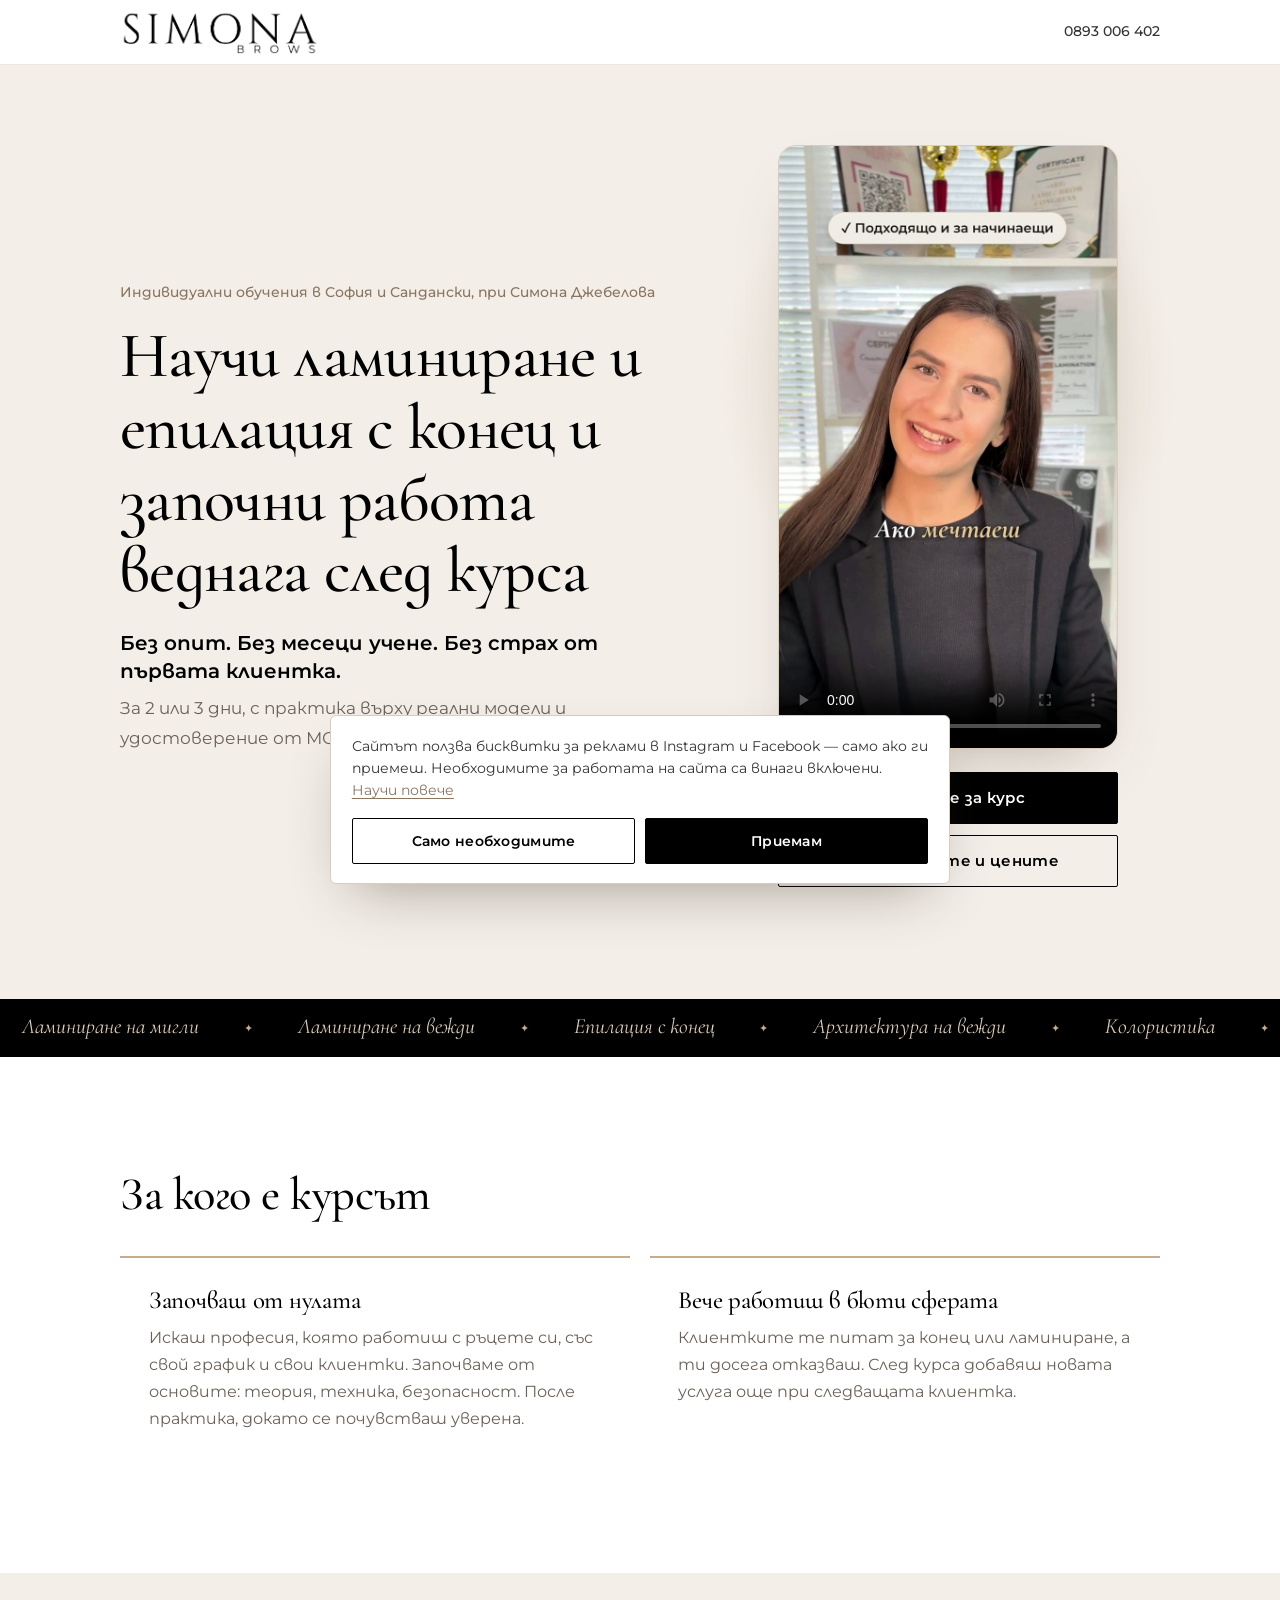
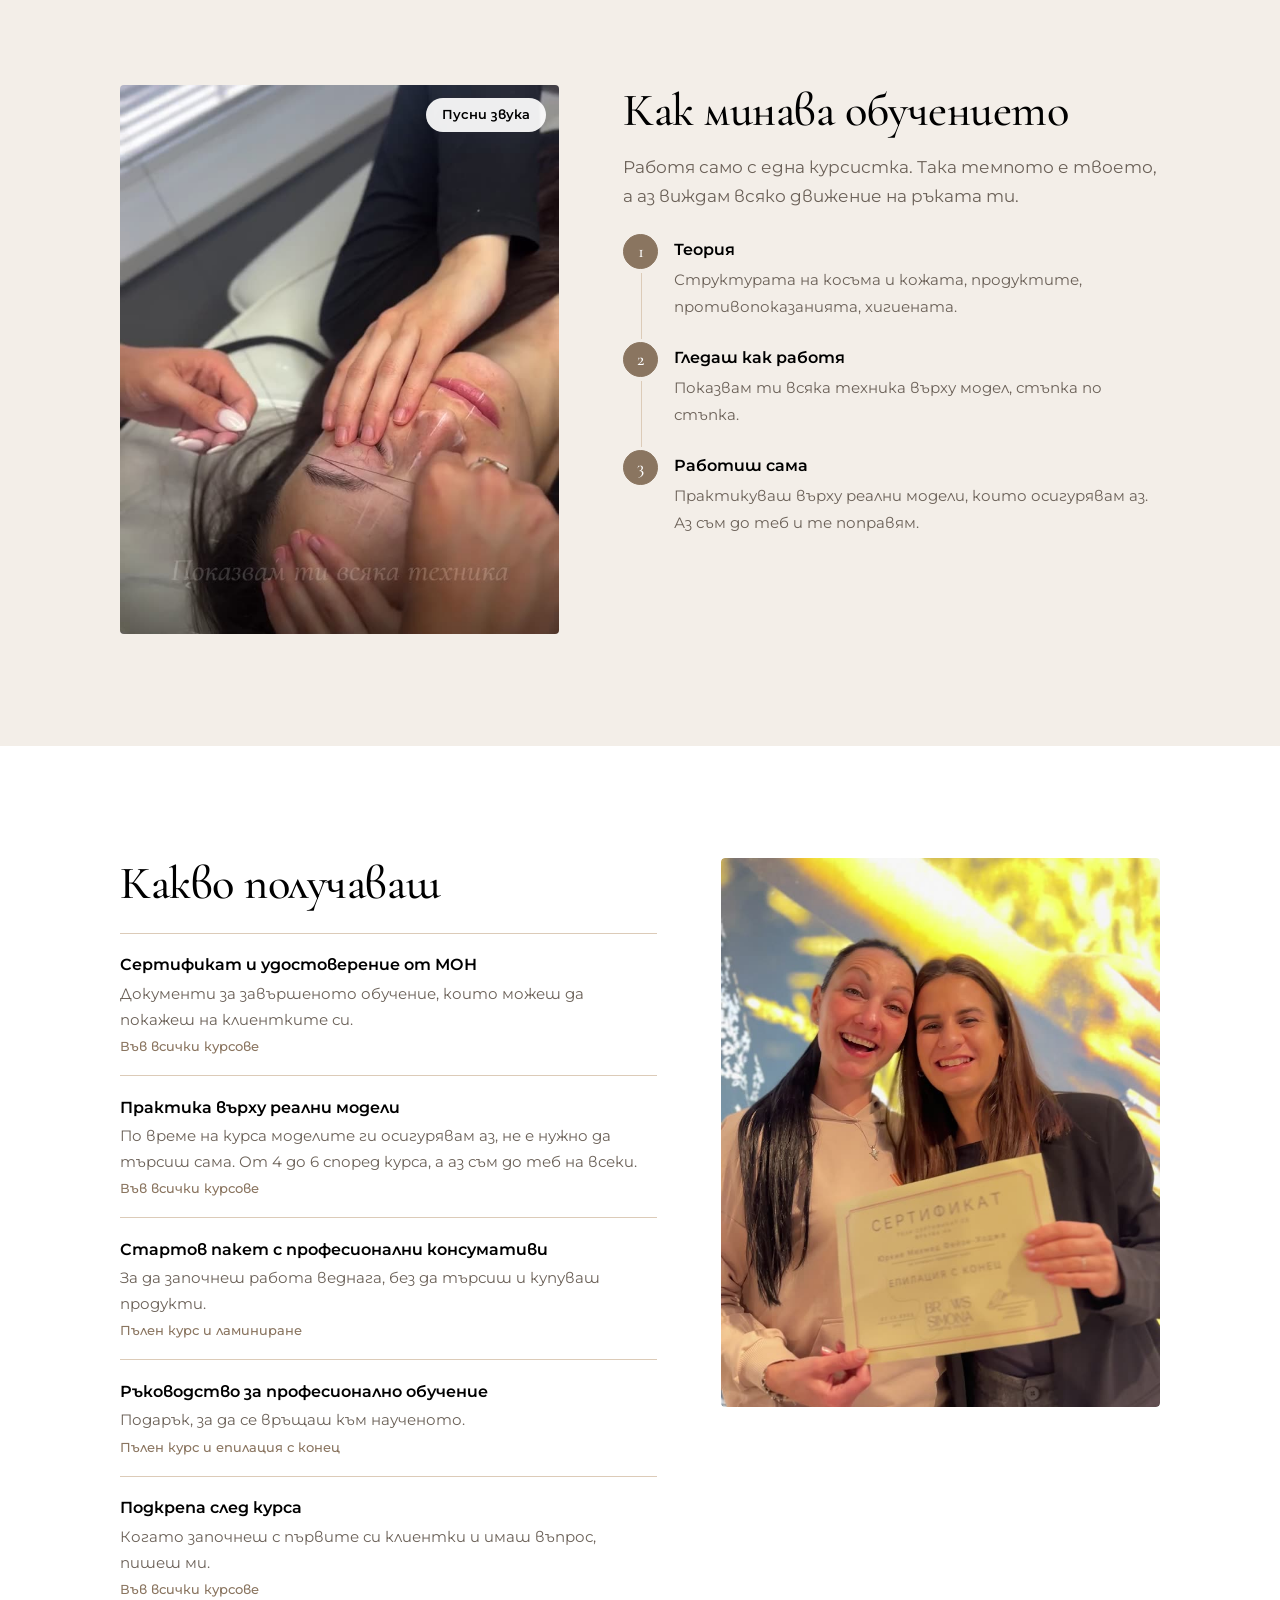
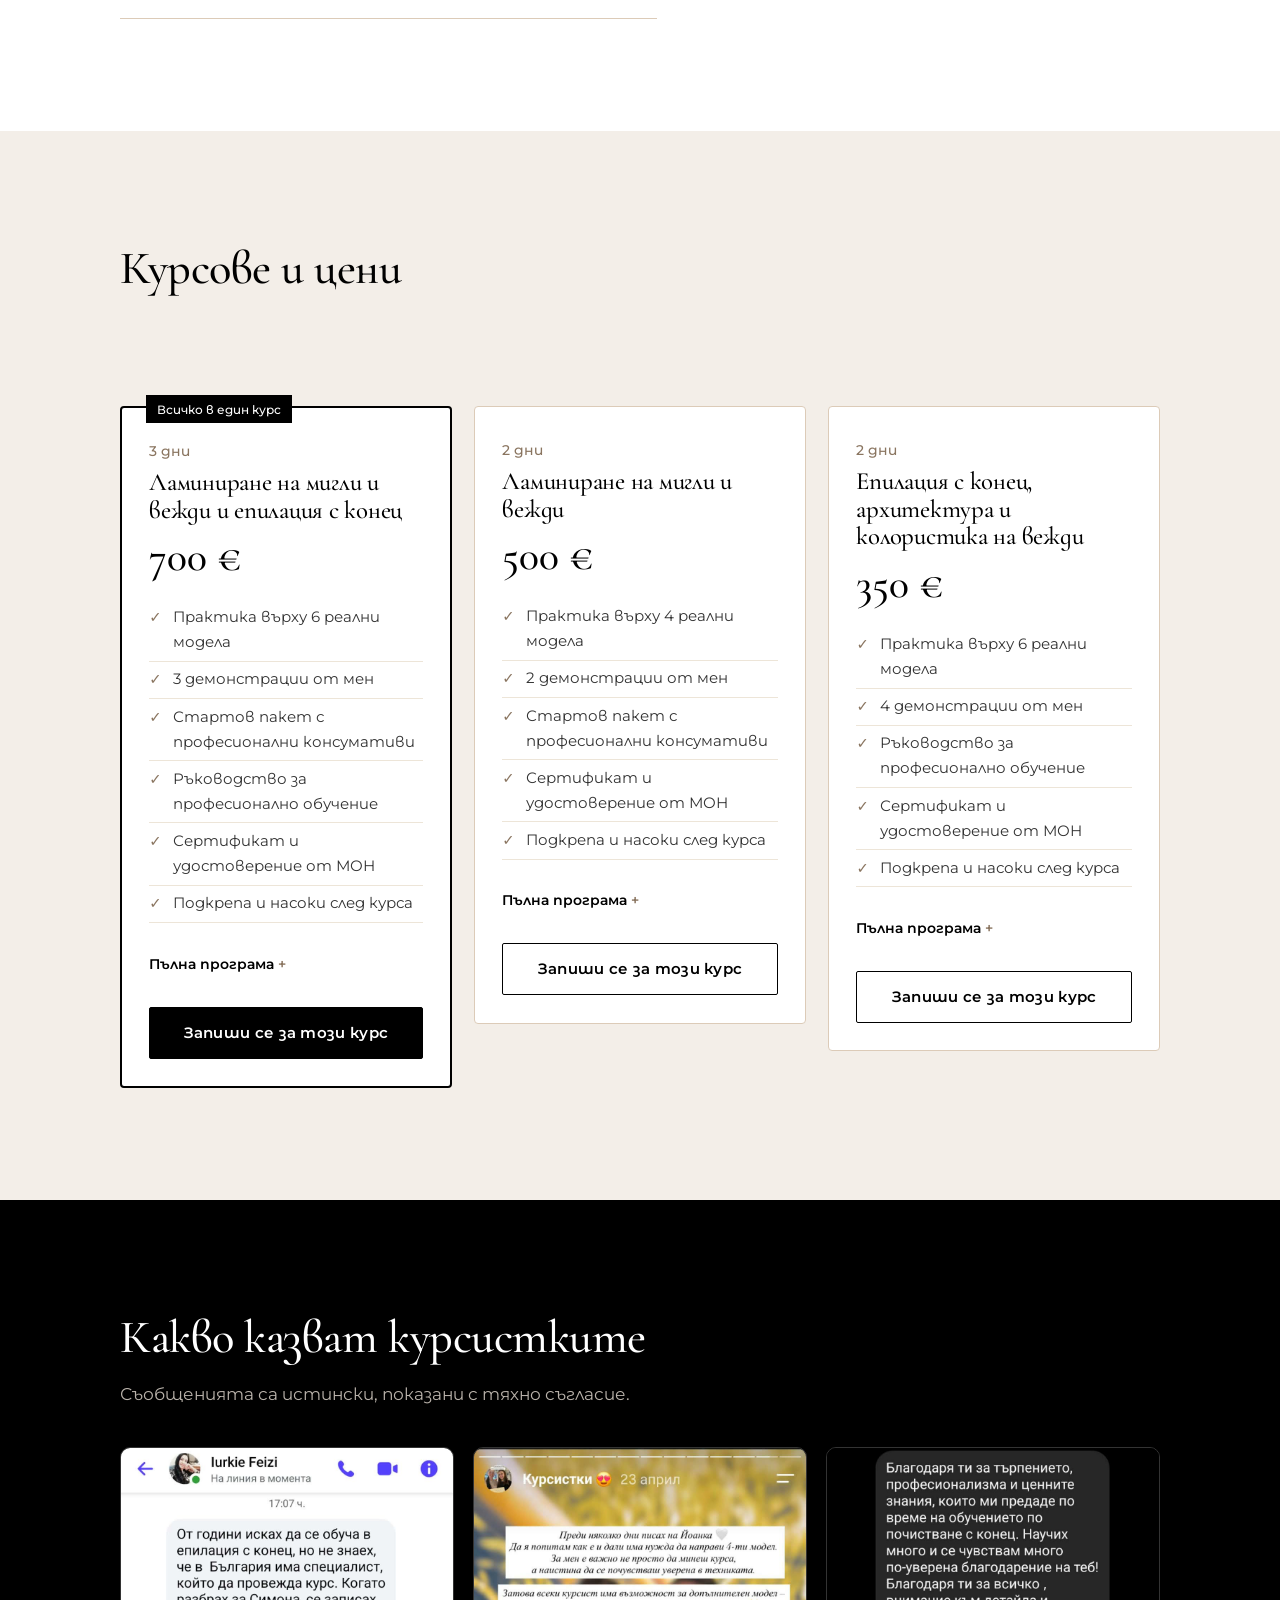
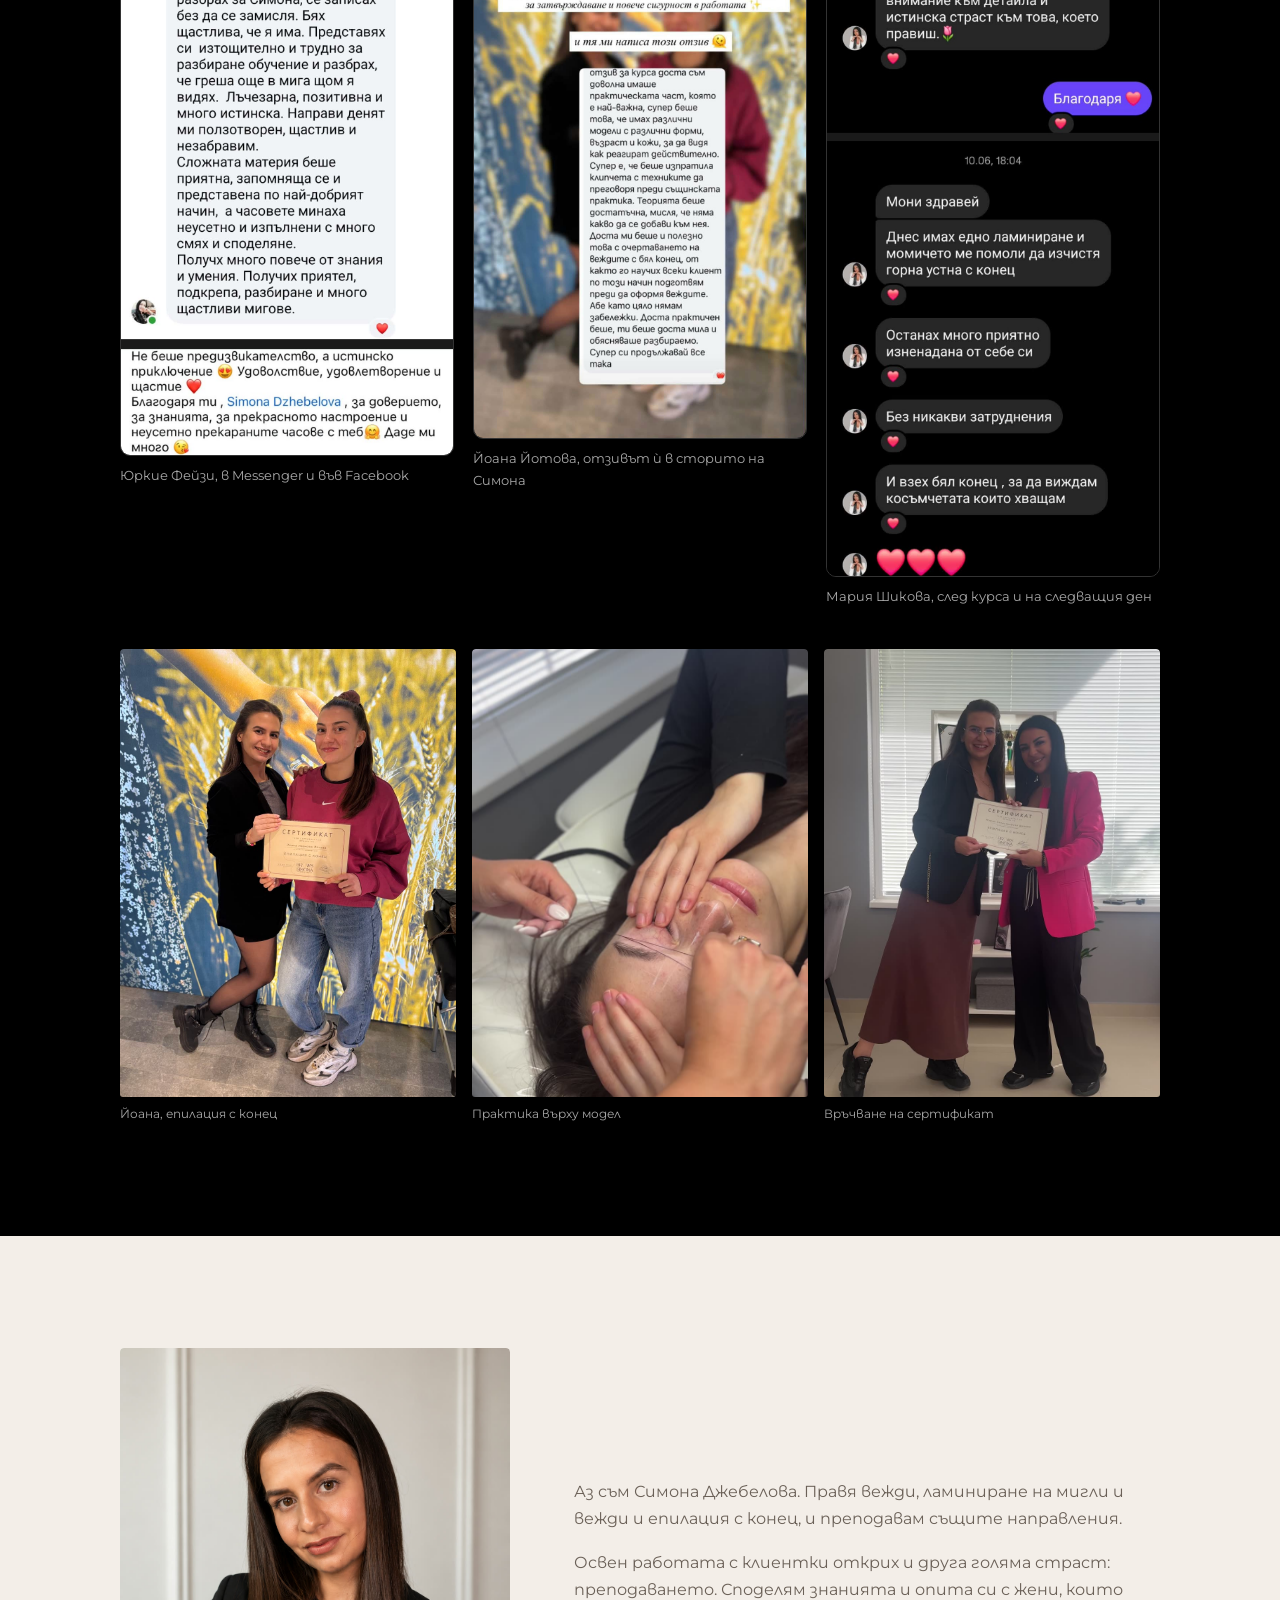
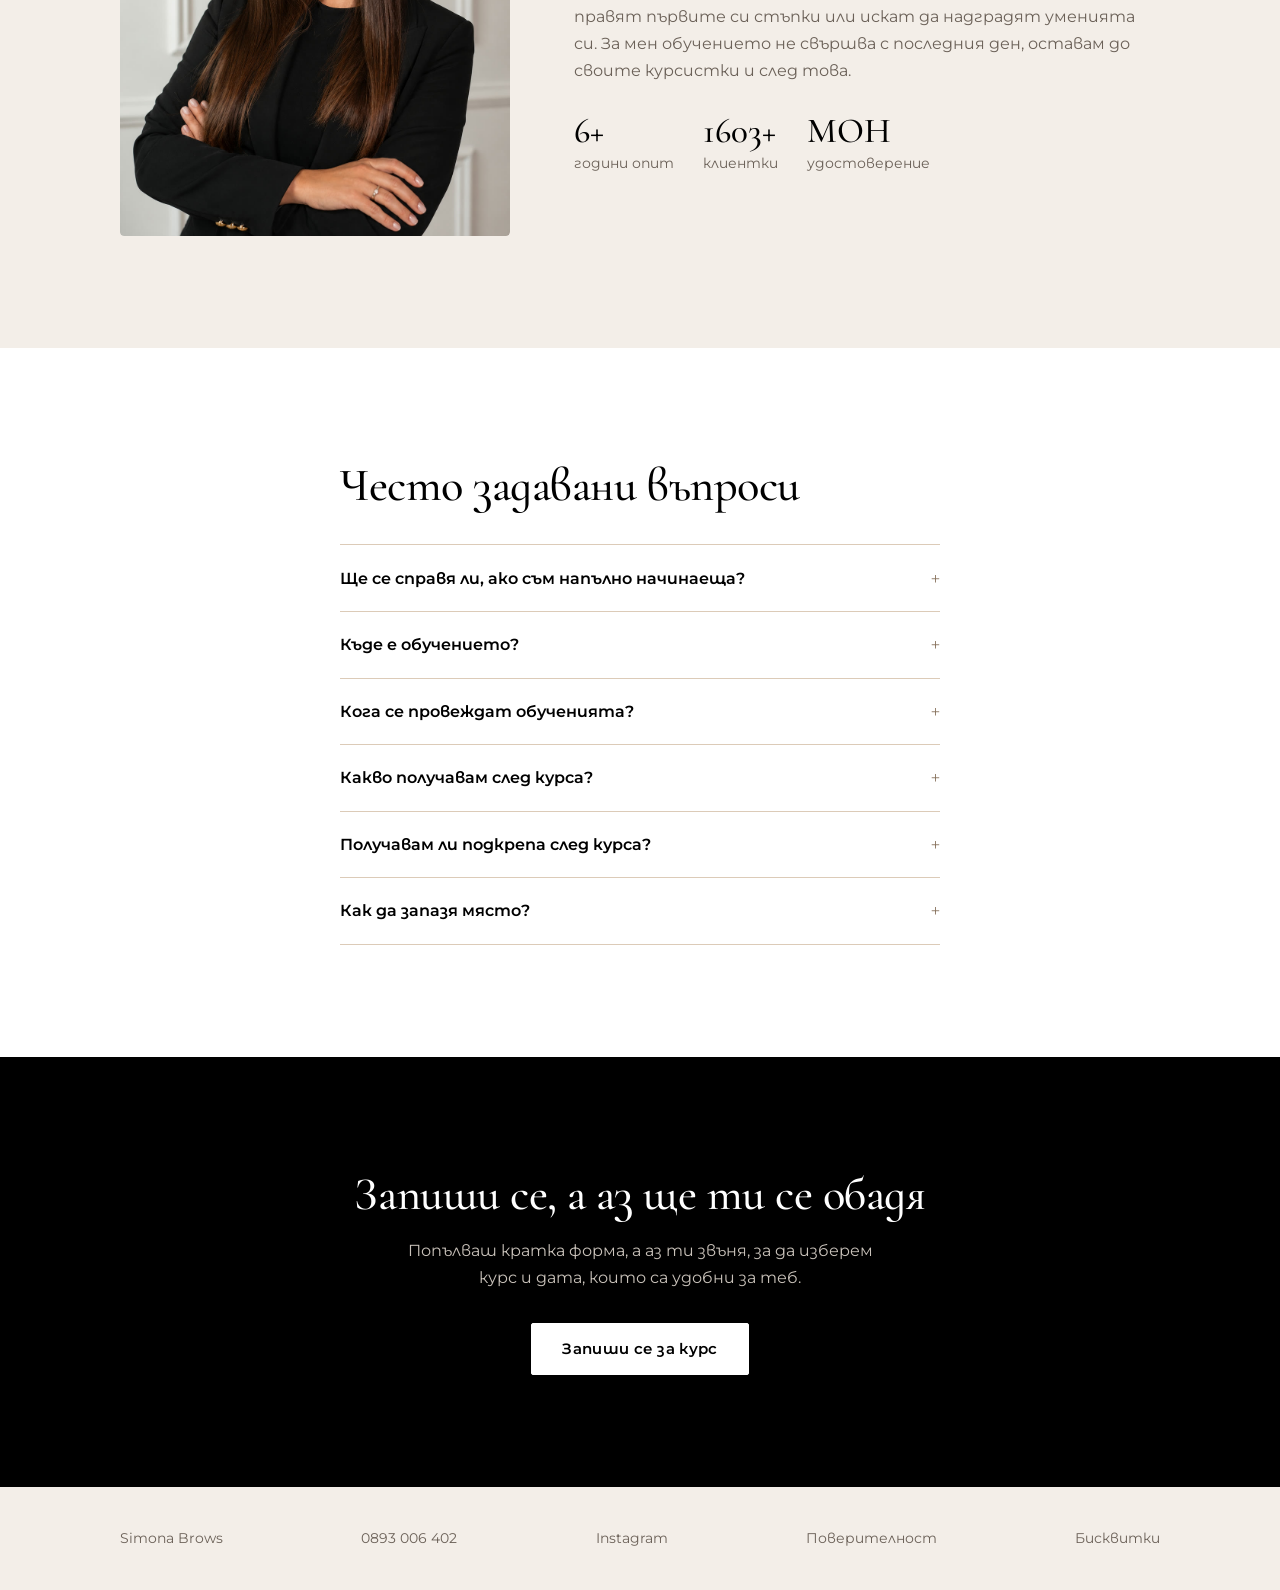
<file: kurs/index.html>
<!DOCTYPE html>
<html lang="bg">
<head>
  <meta charset="UTF-8">
  <meta name="viewport" content="width=device-width, initial-scale=1.0">
  <title>Курсове по ламиниране и епилация с конец | Simona Brows</title>
  <meta name="description" content="Индивидуални курсове по ламиниране на мигли и вежди, епилация с конец, архитектура и колористика на вежди. Практика върху реални модели, сертификат и удостоверение от МОН.">
  <link rel="stylesheet" href="/kurs/fonts/fonts.css">
  <link rel="canonical" href="https://browssimona.bg/">
  <link rel="stylesheet" href="/kurs/kurs.css">
  <script>document.documentElement.classList.add('js');</script>
  <script src="/kurs/consent.js" defer></script>
</head>
<body>

<header class="top">
  <div class="top__in">
    <a class="top__logo" href="/" aria-label="Simona Brows, към главната страница">
      <img src="/brand_asset/f63e19c4-b78f-4928-bca8-ca702080b1ff-removebg-preview.png" alt="Simona Brows">
    </a>
    <a class="top__link" href="tel:+359893006402">0893 006 402</a>
  </div>
</header>

<main>

  <!-- Начало: обещанието, видеото и бутонът -->
  <section class="hero">
    <div class="wrap hero__grid">
      <div>
        <p class="hero__kicker">Индивидуални обучения в София и Сандански, при Симона Джебелова</p>
        <h1>Научи ламиниране и епилация с конец и започни работа веднага след курса</h1>
        <!-- Подзаглавието отговаря на трите най-чести страха: опит, време и „ще се справя ли“. Последното е от думите на Мария: „останах приятно изненадана от себе си“. -->
        <p class="hero__without">Без опит. Без месеци учене. Без страх от първата клиентка.</p>
        <p class="hero__sub">За 2 или 3 дни, с практика върху реални модели и удостоверение от МОН.</p>
      </div>
      <!-- Бутоните са под видеото: тя казва „натисни бутона под видеото“, а на
           телефон така идват веднага след клипа, не над него. -->
      <div class="hero__media">
      <div class="video-slot">
        <!-- VSL-ът на Симона (Remotion: SimonaVSL, уеб версия 720p). Пуска се с
             бутона, със звук — браузърите не позволяват автоматично пускане със звук. -->
        <video src="/kurs/img/vsl.mp4" poster="/kurs/img/vsl-poster.jpg" controls playsinline preload="metadata"
               width="720" height="1280" aria-label="Видео: Симона разказва за курсовете"></video>
      </div>
        <div class="hero__cta">
          <a class="btn btn--dark" href="/kurs/zapis/">Запиши се за курс</a>
          <a class="btn btn--line" href="#kursove">Виж курсовете и цените</a>
        </div>
      </div>
    </div>
  </section>

  <!-- Лента с направленията: тече бавно, за да не е всичко неподвижно.
       Съдържанието е два пъти, за да се върти без шев. -->
  <div class="ribbon" role="img" aria-label="Ламиниране на мигли, Ламиниране на вежди, Епилация с конец, Архитектура на вежди, Колористика, Удостоверение от МОН">
    <div class="ribbon__track"><div aria-hidden="true"><span>Ламиниране на мигли</span><span>Ламиниране на вежди</span><span>Епилация с конец</span><span>Архитектура на вежди</span><span>Колористика</span><span>Удостоверение от МОН</span></div><div aria-hidden="true"><span>Ламиниране на мигли</span><span>Ламиниране на вежди</span><span>Епилация с конец</span><span>Архитектура на вежди</span><span>Колористика</span><span>Удостоверение от МОН</span></div></div>
  </div>

  <!-- За кого е: двата вида курсистки, които виждаме в отзивите -->
  <section class="section">
    <div class="wrap">
      <h2>За кого е курсът</h2>
      <div class="who">
        <div class="who__card">
          <h3>Започваш от нулата</h3>
          <p>Искаш професия, която работиш с ръцете си, със свой график и свои клиентки. Започваме от основите: теория, техника, безопасност. После практика, докато се почувстваш уверена.</p>
        </div>
        <div class="who__card">
          <h3>Вече работиш в бюти сферата</h3>
          <p>Клиентките те питат за конец или ламиниране, а ти досега отказваш. След курса добавяш новата услуга още при следващата клиентка.</p>
        </div>
      </div>
    </div>
  </section>

  <!-- Как минава обучението -->
  <section class="section section--cream">
    <div class="wrap how">
      <div class="how__photo how__video">
        <!-- Клипът от обучението (Remotion: SimonaObuchenie). Браузърите пускат
             видео сами само без звук, затова е без звук и в цикъл, а бутонът
             пуска музиката. -->
        <video id="howVideo" src="/kurs/img/obuchenie.mp4" poster="/kurs/img/obuchenie-poster.jpg"
               autoplay muted loop playsinline preload="metadata" width="720" height="900"
               aria-label="Кадри от обучение: Симона показва техниката, курсистката работи върху модел"></video>
        <button class="sound-btn" id="howSound" type="button" aria-pressed="false">Пусни звука</button>
      </div>
      <div>
        <h2>Как минава обучението</h2>
        <p class="lede">Работя само с една курсистка. Така темпото е твоето, а аз виждам всяко движение на ръката ти.</p>
        <ol class="steps">
          <li><strong>Теория</strong><span>Структурата на косъма и кожата, продуктите, противопоказанията, хигиената.</span></li>
          <li><strong>Гледаш как работя</strong><span>Показвам ти всяка техника върху модел, стъпка по стъпка.</span></li>
          <li><strong>Работиш сама</strong><span>Практикуваш върху реални модели, които осигурявам аз. Аз съм до теб и те поправям.</span></li>
        </ol>
      </div>
    </div>
  </section>

  <!-- Какво получаваш: всичко на едно място, преди цените. При всяко нещо
       пише за кои курсове важи, за да няма изненади на разговора. -->
  <section class="section">
    <div class="wrap gets">
      <div class="gets__photo">
        <img src="/kurs/img/sertifikat-1.jpg" alt="Курсистка със сертификата си" loading="lazy" width="760" height="1350">
      </div>
      <div>
        <h2>Какво получаваш</h2>
        <ul class="gets__list">
          <li>
            <strong>Сертификат и удостоверение от МОН</strong>
            <span>Документи за завършеното обучение, които можеш да покажеш на клиентките си.</span>
            <em>Във всички курсове</em>
          </li>
          <li>
            <strong>Практика върху реални модели</strong>
            <span>По време на курса моделите ги осигурявам аз, не е нужно да търсиш сама. От 4 до 6 според курса, а аз съм до теб на всеки.</span>
            <em>Във всички курсове</em>
          </li>
          <li>
            <strong>Стартов пакет с професионални консумативи</strong>
            <span>За да започнеш работа веднага, без да търсиш и купуваш продукти.</span>
            <em>Пълен курс и ламиниране</em>
          </li>
          <li>
            <strong>Ръководство за професионално обучение</strong>
            <span>Подарък, за да се връщаш към наученото.</span>
            <em>Пълен курс и епилация с конец</em>
          </li>
          <li>
            <strong>Подкрепа след курса</strong>
            <span>Когато започнеш с първите си клиентки и имаш въпрос, пишеш ми.</span>
            <em>Във всички курсове</em>
          </li>
        </ul>
      </div>
    </div>
  </section>

  <!-- Курсовете и цените -->
  <section class="section section--cream" id="kursove">
    <div class="wrap">
      <h2>Курсове и цени</h2>
      <p class="lede">Датата я избираш ти. Може да избереш дали курсът да е в един или в два дни.</p>

      <div class="courses">

        <article class="course course--main">
          <span class="course__tag">Всичко в един курс</span>
          <p class="course__days">3 дни</p>
          <h3>Ламиниране на мигли и вежди и епилация с конец</h3>
          <p class="course__price">700 €</p>
          <ul class="course__gets">
            <li>Практика върху 6 реални модела</li>
            <li>3 демонстрации от мен</li>
            <li>Стартов пакет с професионални консумативи</li>
            <li>Ръководство за професионално обучение</li>
            <li>Сертификат и удостоверение от МОН</li>
            <li>Подкрепа и насоки след курса</li>
          </ul>
          <details>
            <summary>Пълна програма</summary>
            <ul>
              <li>Пълна теоретична подготовка</li>
              <li>Трите метода за епилация с конец</li>
              <li>Оформяне и колористика на вежди</li>
              <li>Архитектура на веждите с Brow Mapping</li>
              <li>Ламиниране на мигли и вежди</li>
              <li>Противопоказания и безопасност</li>
              <li>Хигиена и дезинфекция</li>
            </ul>
          </details>
          <a class="btn btn--dark btn--wide" href="/kurs/zapis/?kurs=palen">Запиши се за този курс</a>
        </article>

        <article class="course">
          <p class="course__days">2 дни</p>
          <h3>Ламиниране на мигли и вежди</h3>
          <p class="course__price">500 €</p>
          <ul class="course__gets">
            <li>Практика върху 4 реални модела</li>
            <li>2 демонстрации от мен</li>
            <li>Стартов пакет с професионални консумативи</li>
            <li>Сертификат и удостоверение от МОН</li>
            <li>Подкрепа и насоки след курса</li>
          </ul>
          <details>
            <summary>Пълна програма</summary>
            <h4>Ден 1: Ламиниране на мигли</h4>
            <ul>
              <li>Структура и фази на растеж на миглите</li>
              <li>Продукти и химични процеси</li>
              <li>Видове силиконови подложки и избор на правилната</li>
              <li>Противопоказания и безопасност</li>
              <li>Демонстрация върху 1 модел, практика върху 2 модела</li>
            </ul>
            <h4>Ден 2: Ламиниране на вежди</h4>
            <ul>
              <li>Структура на косъма и химични процеси</li>
              <li>Видове продукти и тяхното действие</li>
              <li>Анализ на косъма и избор на време за действие</li>
              <li>Противопоказания</li>
              <li>Посока и позициониране на косъма</li>
              <li>Боядисване и финална терапия</li>
              <li>Демонстрация върху 1 модел, практика върху 2 модела</li>
            </ul>
          </details>
          <a class="btn btn--line btn--wide" href="/kurs/zapis/?kurs=laminirane">Запиши се за този курс</a>
        </article>

        <article class="course">
          <p class="course__days">2 дни</p>
          <h3>Епилация с конец, архитектура и колористика на вежди</h3>
          <p class="course__price">350 €</p>
          <ul class="course__gets">
            <li>Практика върху 6 реални модела</li>
            <li>4 демонстрации от мен</li>
            <li>Ръководство за професионално обучение</li>
            <li>Сертификат и удостоверение от МОН</li>
            <li>Подкрепа и насоки след курса</li>
          </ul>
          <details>
            <summary>Пълна програма</summary>
            <h4>Ден 1: Епилация с конец</h4>
            <ul>
              <li>История и развитие на метода</li>
              <li>Видове конци и инструменти</li>
              <li>Структура на кожата и косъма, фази на растеж</li>
              <li>Противопоказания, хигиена и безопасност</li>
              <li>Основни техники и епилация на различни зони на лицето</li>
              <li>Демонстрация върху 2 модела, практика върху 3 модела</li>
            </ul>
            <h4>Ден 2: Архитектура и колористика на веждите</h4>
            <ul>
              <li>Анализ на лицето и естествените вежди</li>
              <li>Архитектура на веждите и Brow Mapping</li>
              <li>Работа с бяла нишка</li>
              <li>Симетрия и корекция на асиметрия</li>
              <li>Основи на колористиката, цветови типове и избор на нюанс</li>
              <li>Работа с бои и оксиданти</li>
              <li>Демонстрация върху 2 модела, практика върху 3 модела</li>
            </ul>
          </details>
          <a class="btn btn--line btn--wide" href="/kurs/zapis/?kurs=konec">Запиши се за този курс</a>
        </article>

      </div>
    </div>
  </section>

  <!-- Отзиви: истинските думи на курсистките (с тяхно съгласие) -->
  <section class="section proof">
    <div class="wrap">
      <h2>Какво казват курсистките</h2>
      <p class="lede">Съобщенията са истински, показани с тяхно съгласие.</p>

      <!-- Само оригиналните скрийншоти: истинските съобщения казват повече от
           преписан текст. Изрязани са лентата на телефона, полето за писане и
           (при Facebook) другите снимки от телефона. Натискане отваря снимката. -->
      <div class="shots">
        <a class="shots__item" href="/kurs/img/otziv-iurkie.jpg" target="_blank" rel="noopener">
          <img src="/kurs/img/otziv-iurkie.jpg" alt="Юркие в Messenger: „От години исках да се обуча в епилация с конец… Представях си изтощително и трудно за разбиране обучение и разбрах, че греша още в мига щом я видях.“ И във Facebook: „Не беше предизвикателство, а истинско приключение.“" loading="lazy" width="946" height="1730">
          <span>Юркие Фейзи, в Messenger и във Facebook</span>
        </a>
        <a class="shots__item" href="/kurs/img/otziv-yoana.jpg" target="_blank" rel="noopener">
          <img src="/kurs/img/otziv-yoana.jpg" alt="Йоана: „Имаше практическата част, която е най-важна… различни модели с различни форми, възраст и кожи… Обясняваше разбираемо.“" loading="lazy" width="922" height="1640">
          <span>Йоана Йотова, отзивът ѝ в сторито на Симона</span>
        </a>
        <a class="shots__item" href="/kurs/img/otziv-maria.jpg" target="_blank" rel="noopener">
          <img src="/kurs/img/otziv-maria.jpg" alt="Мария в Instagram: „Научих много и се чувствам много по-уверена благодарение на теб!“ А на следващия ден: „Днес имах едно ламиниране и момичето ме помоли да изчистя горна устна с конец. Останах много приятно изненадана от себе си. Без никакви затруднения.“" loading="lazy" width="946" height="2076">
          <span>Мария Шикова, след курса и на следващия ден</span>
        </a>
      </div>

      <div class="photos">
        <figure>
          <img src="/kurs/img/yoana.jpg" alt="Йоана със сертификата си за епилация с конец" loading="lazy" width="1012" height="1350">
          <figcaption>Йоана, епилация с конец</figcaption>
        </figure>
        <figure>
          <img src="/kurs/img/praktika.jpg" alt="Курсистка работи с конец върху модел" loading="lazy" width="760" height="1350">
          <figcaption>Практика върху модел</figcaption>
        </figure>
        <figure>
          <img src="/kurs/img/simona.jpg" alt="Симона връчва сертификат на курсистка" loading="lazy" width="960" height="1200">
          <figcaption>Връчване на сертификат</figcaption>
        </figure>
      </div>
    </div>
  </section>

  <!-- За Симона -->
  <section class="section section--cream">
    <div class="wrap about">
      <div class="about__photo">
        <img src="/kurs/img/simona-portret.jpg" alt="Симона Джебелова" loading="lazy" width="1023" height="1537" style="object-position:50% 20%">
      </div>
      <div>
        <h2>Коя съм аз</h2>
        <p>Аз съм Симона Джебелова. Правя вежди, ламиниране на мигли и вежди и епилация с конец, и преподавам същите направления.</p>
        <p>Освен работата с клиентки открих и друга голяма страст: преподаването. Споделям знанията и опита си с жени, които правят първите си стъпки или искат да надградят уменията си. За мен обучението не свършва с последния ден, оставам до своите курсистки и след това.</p>
        <div class="about__nums">
          <div><b data-count="8" data-suffix="+">8+</b>години опит</div>
          <div><b data-count="2000" data-suffix="+">2000+</b>клиентки</div>
          <div><b>МОН</b>удостоверение</div>
        </div>
      </div>
    </div>
  </section>

  <!-- Въпросите, които курсистките задават преди да се запишат -->
  <section class="section">
    <div class="wrap narrow">
      <h2>Често задавани въпроси</h2>
      <div class="faq">
        <details>
          <summary>Ще се справя ли, ако съм напълно начинаеща?</summary>
          <p>Да. Обученията са подходящи и за жени без опит. Започваме с основите и преминаваме постепенно към практиката, за да усвоиш техниките с увереност.</p>
        </details>
        <details>
          <summary>Къде е обучението?</summary>
          <p>В София и в Сандански, избираш където ти е по-удобно. Точния адрес ще ти кажа, когато ти се обадя.</p>
        </details>
        <details>
          <summary>Кога се провеждат обученията?</summary>
          <p>Работя индивидуално, затова датата се уговаря с теб. Може да избереш дали курсът да е в един или в два дни.</p>
        </details>
        <details>
          <summary>Какво получавам след курса?</summary>
          <p>Сертификат за завършено обучение и удостоверение от МОН. С ламинирането и пълния курс получаваш и стартов пакет с професионални консумативи, за да започнеш работа веднага.</p>
        </details>
        <details>
          <summary>Получавам ли подкрепа след курса?</summary>
          <p>Да. Оставам на разположение за въпроси, насоки и съвети, докато правиш първите си стъпки в професията.</p>
        </details>
        <details>
          <summary>Как да запазя място?</summary>
          <p>Попълни кратката форма. Ще ти се обадя, за да изберем курс и дата.</p>
        </details>
      </div>
    </div>
  </section>

  <section class="section final">
    <div class="wrap">
      <h2>Запиши се, а аз ще ти се обадя</h2>
      <p>Попълваш кратка форма, а аз ти звъня, за да изберем курс и дата, които са удобни за теб.</p>
      <a class="btn btn--light" href="/kurs/zapis/">Запиши се за курс</a>
    </div>
  </section>

</main>

<footer class="foot">
  <div class="wrap foot__in">
    <span>Simona Brows</span>
    <a href="tel:+359893006402">0893 006 402</a>
    <a href="https://www.instagram.com/brows.simona/" target="_blank" rel="noopener">Instagram</a>
    <a href="/poveritelnost/">Поверителност</a>
    <button type="button" class="link-btn" data-cookie-settings hidden>Бисквитки</button>
  </div>
</footer>

<!-- Бутонът за записване, винаги под палеца на телефон (виж .sticky-cta). -->
<div class="sticky-cta" id="stickyCta">
  <a class="btn btn--dark" href="/kurs/zapis/">Запиши се за курс</a>
</div>

<script>
  /* Събитие за рекламите — изпраща се само ако е прието в банера (kurs/consent.js). */
  function track(e, p) { (window._stq = window._stq || []).push([e, p]); if (window.siteTrackFlush) window.siteTrackFlush(); }

  /* Изгледала е поне половината от видеото — най-силният знак за интерес преди формата. */
  (function () {
    var v = document.querySelector('.video-slot video'), sent = false;
    if (!v) return;
    v.addEventListener('timeupdate', function () {
      if (!sent && v.duration && v.currentTime / v.duration >= 0.5) {
        sent = true;
        track('ViewContent', { content_name: 'VSL 50%' });
      }
    });
  })();

  /* Звукът на клипа от обучението. */
  (function () {
    var v = document.getElementById('howVideo'), btn = document.getElementById('howSound');
    if (!v || !btn) return;
    btn.addEventListener('click', function () {
      v.muted = !v.muted;
      if (!v.muted) { v.currentTime = 0; v.play(); }
      btn.textContent = v.muted ? 'Пусни звука' : 'Спри звука';
      btn.setAttribute('aria-pressed', String(!v.muted));
    });
  })();

  /* Движението при скролване (стиловете са в kurs.css, „Движение“). */
  (function () {
    if (!('IntersectionObserver' in window)) return;
    var still = window.matchMedia('(prefers-reduced-motion: reduce)').matches;

    // Кое изплува; в една група поредността (--i) дава лекото закъснение.
    var groups = [
      '.section h2', '.section .lede', '.who__card', '.how__photo', '.steps li',
      '.gets__photo', '.gets__list li', '.course', '.shots__item', '.photos figure',
      '.about__photo', '.about h2 ~ *', '.faq details', '.final .wrap > *'
    ];
    var items = [];
    groups.forEach(function (sel) {
      var byParent = new Map();
      document.querySelectorAll(sel).forEach(function (el) {
        if (el.hasAttribute('data-reveal')) return;
        var n = byParent.get(el.parentNode) || 0;
        byParent.set(el.parentNode, n + 1);
        el.setAttribute('data-reveal', '');
        el.style.setProperty('--i', Math.min(n, 5));
        items.push(el);
      });
    });
    var io = new IntersectionObserver(function (entries) {
      entries.forEach(function (e) {
        if (!e.isIntersecting) return;
        e.target.classList.add('is-in');
        io.unobserve(e.target);
      });
    }, { rootMargin: '0px 0px -8% 0px', threshold: 0.12 });
    items.forEach(function (el) { io.observe(el); });

    // Числата при „Коя съм аз“ се броят от нула, когато се покажат.
    var nio = new IntersectionObserver(function (entries) {
      entries.forEach(function (e) {
        if (!e.isIntersecting) return;
        nio.unobserve(e.target);
        if (still) return;
        var el = e.target, to = +el.dataset.count, suf = el.dataset.suffix || '';
        var t0 = null, dur = 1600;
        requestAnimationFrame(function step(t) {
          if (t0 === null) t0 = t;
          var k = Math.min(1, (t - t0) / dur);
          el.textContent = Math.round(to * (1 - Math.pow(1 - k, 3))) + suf;
          if (k < 1) requestAnimationFrame(step);
        });
      });
    }, { threshold: 0.6 });
    document.querySelectorAll('[data-count]').forEach(function (el) { nio.observe(el); });

    // Лентата с бутона: щом началото излезе от екрана; скрива се при последния призив.
    var bar = document.getElementById('stickyCta'), hero = document.querySelector('.hero'), fin = document.querySelector('.final');
    if (bar && hero && fin) {
      var heroOut = false, finIn = false;
      var upd = function () { bar.classList.toggle('is-on', heroOut && !finIn); };
      new IntersectionObserver(function (e) { heroOut = !e[0].isIntersecting; upd(); }).observe(hero);
      new IntersectionObserver(function (e) { finIn = e[0].isIntersecting; upd(); }).observe(fin);
    }
  })();
</script>
</body>
</html>
</file>
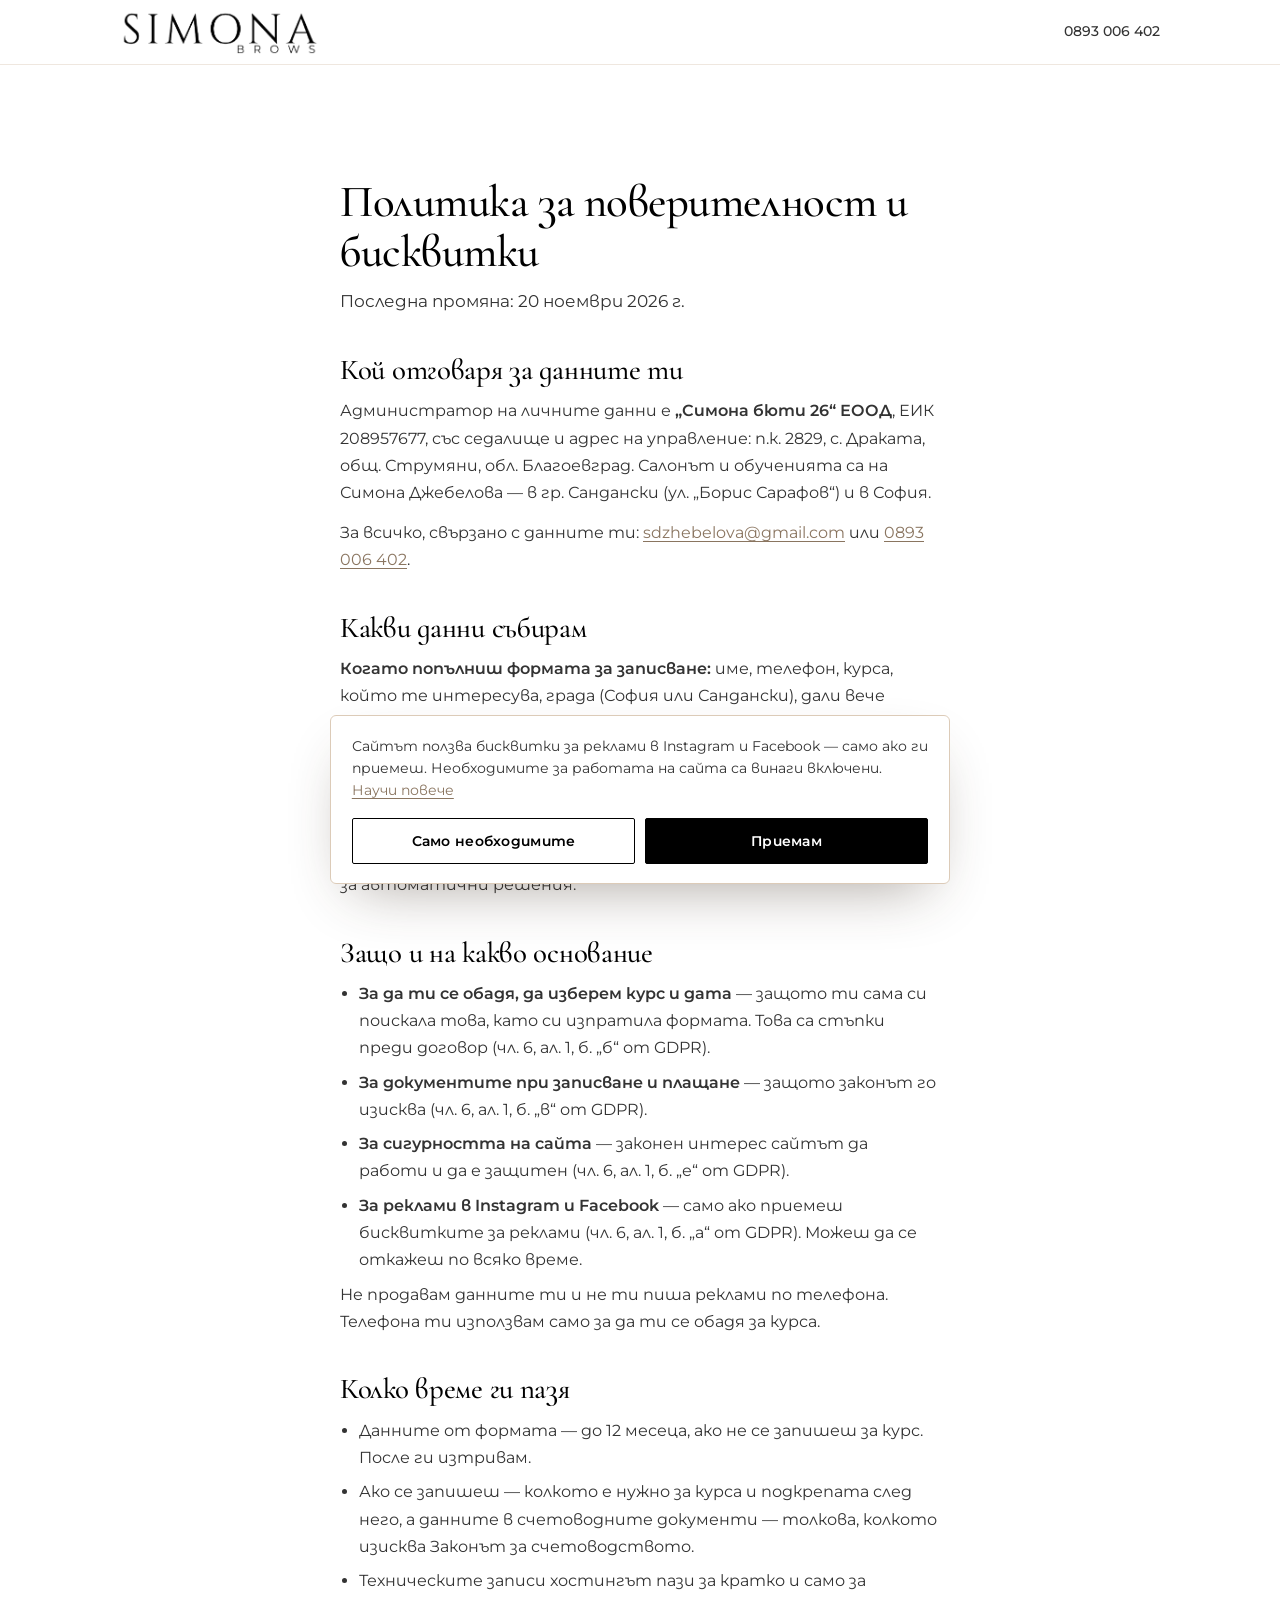
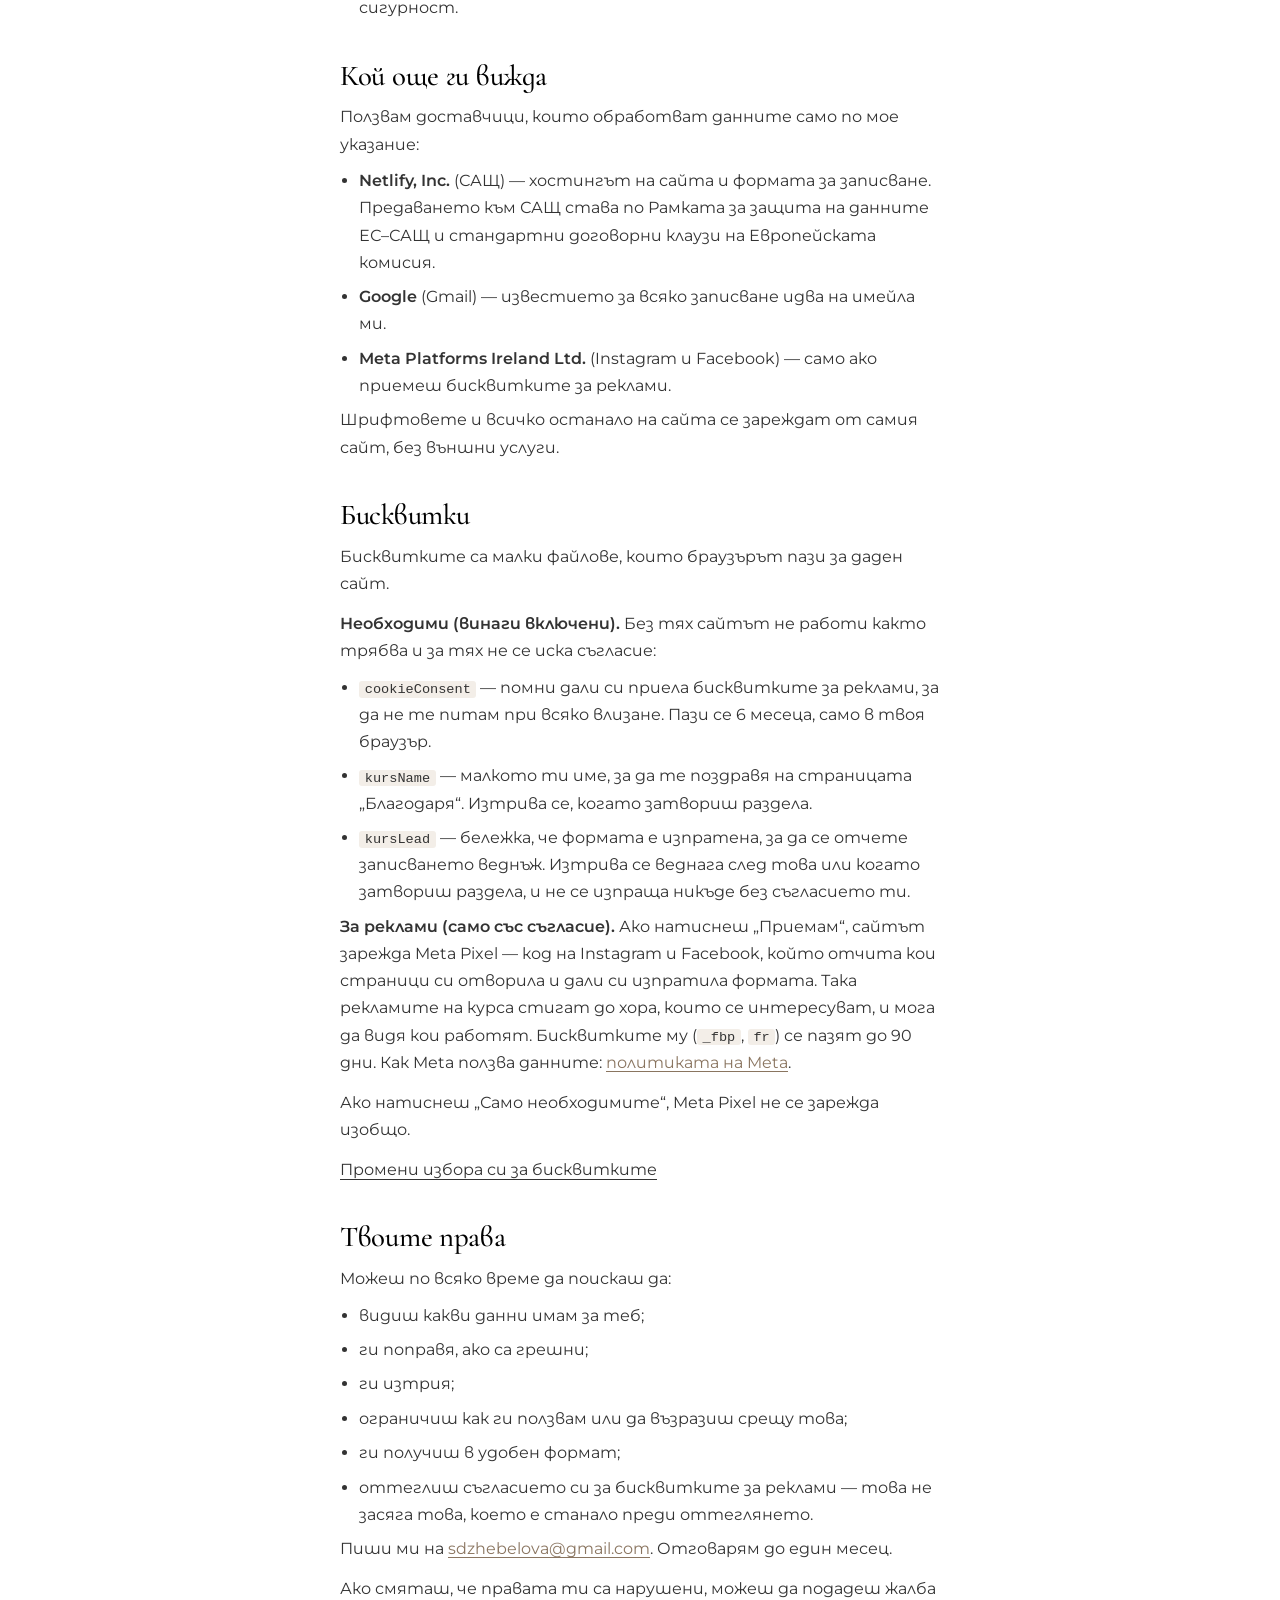
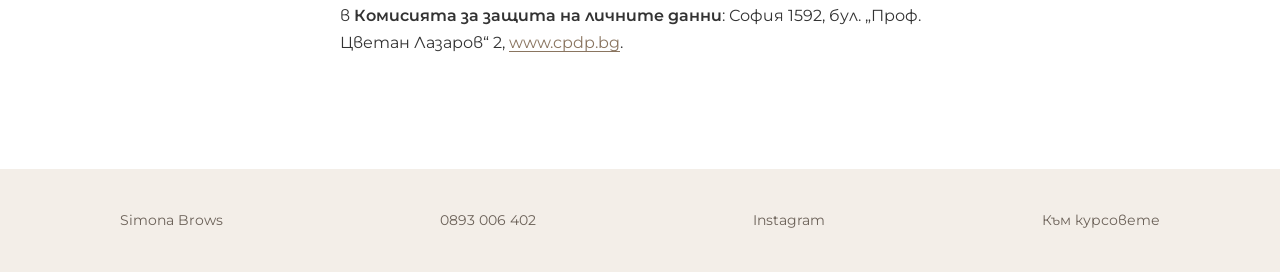
<file: poveritelnost/index.html>
<!DOCTYPE html>
<html lang="bg">
<head>
  <meta charset="UTF-8">
  <meta name="viewport" content="width=device-width, initial-scale=1.0">
  <title>Политика за поверителност и бисквитки | Simona Brows</title>
  <meta name="description" content="Какви лични данни събира browssimona.bg, защо, колко време ги пази и какви са правата ти. Как се ползват бисквитките.">
  <link rel="canonical" href="https://browssimona.bg/poveritelnost/">
  <link rel="stylesheet" href="/kurs/fonts/fonts.css">
  <link rel="stylesheet" href="/kurs/kurs.css">
  <script>document.documentElement.classList.add('js');</script>
  <script src="/kurs/consent.js" defer></script>
</head>
<body>

<header class="top">
  <div class="top__in">
    <a class="top__logo" href="/" aria-label="Simona Brows, към началото">
      <img src="/brand_asset/f63e19c4-b78f-4928-bca8-ca702080b1ff-removebg-preview.png" alt="Simona Brows">
    </a>
    <a class="top__link" href="tel:+359893006402">0893 006 402</a>
  </div>
</header>

<!-- Политиката е написана простичко, на „ти“, като останалия сайт, но покрива
     всичко, което GDPR изисква: кой, какво, защо, на какво основание, колко
     време, на кого се предава, правата и къде се подава жалба. -->
<main class="section legal">
  <div class="wrap narrow">
    <h1>Политика за поверителност и бисквитки</h1>
    <p class="lede">Последна промяна: 20 ноември 2026 г.</p>

    <h2>Кой отговаря за данните ти</h2>
    <p>Администратор на личните данни е <strong>„Симона бюти 26“ ЕООД</strong>, ЕИК 208957677, със седалище и адрес на управление: п.к. 2829, с. Драката, общ. Струмяни, обл. Благоевград. Салонът и обученията са на Симона Джебелова — в гр. Сандански (ул. „Борис Сарафов“) и в София.</p>
    <p>За всичко, свързано с данните ти: <a href="mailto:sdzhebelova@gmail.com">sdzhebelova@gmail.com</a> или <a href="tel:+359893006402">0893 006 402</a>.</p>

    <h2>Какви данни събирам</h2>
    <p><strong>Когато попълниш формата за записване:</strong> име, телефон, курса, който те интересува, града (София или Сандански), дали вече работиш в бюти сферата и въпроса ти, ако напишеш такъв.</p>
    <p><strong>Когато разглеждаш сайта:</strong> хостингът автоматично записва техническа информация (IP адрес, вид браузър, кога и коя страница е отворена). Тя служи за сигурност и за да работи сайтът.</p>
    <p>Не събирам данни за здравето ти, не искам ЕГН и не правя профили за автоматични решения.</p>

    <h2>Защо и на какво основание</h2>
    <ul>
      <li><strong>За да ти се обадя, да изберем курс и дата</strong> — защото ти сама си поискала това, като си изпратила формата. Това са стъпки преди договор (чл. 6, ал. 1, б. „б“ от GDPR).</li>
      <li><strong>За документите при записване и плащане</strong> — защото законът го изисква (чл. 6, ал. 1, б. „в“ от GDPR).</li>
      <li><strong>За сигурността на сайта</strong> — законен интерес сайтът да работи и да е защитен (чл. 6, ал. 1, б. „е“ от GDPR).</li>
      <li><strong>За реклами в Instagram и Facebook</strong> — само ако приемеш бисквитките за реклами (чл. 6, ал. 1, б. „а“ от GDPR). Можеш да се откажеш по всяко време.</li>
    </ul>
    <p>Не продавам данните ти и не ти пиша реклами по телефона. Телефона ти използвам само за да ти се обадя за курса.</p>

    <h2>Колко време ги пазя</h2>
    <ul>
      <li>Данните от формата — до 12 месеца, ако не се запишеш за курс. После ги изтривам.</li>
      <li>Ако се запишеш — колкото е нужно за курса и подкрепата след него, а данните в счетоводните документи — толкова, колкото изисква Законът за счетоводството.</li>
      <li>Техническите записи хостингът пази за кратко и само за сигурност.</li>
    </ul>

    <h2>Кой още ги вижда</h2>
    <p>Ползвам доставчици, които обработват данните само по мое указание:</p>
    <ul>
      <li><strong>Netlify, Inc.</strong> (САЩ) — хостингът на сайта и формата за записване. Предаването към САЩ става по Рамката за защита на данните ЕС–САЩ и стандартни договорни клаузи на Европейската комисия.</li>
      <li><strong>Google</strong> (Gmail) — известието за всяко записване идва на имейла ми.</li>
      <li><strong>Meta Platforms Ireland Ltd.</strong> (Instagram и Facebook) — само ако приемеш бисквитките за реклами.</li>
    </ul>
    <p>Шрифтовете и всичко останало на сайта се зареждат от самия сайт, без външни услуги.</p>

    <h2 id="biskvitki">Бисквитки</h2>
    <p>Бисквитките са малки файлове, които браузърът пази за даден сайт.</p>
    <p><strong>Необходими (винаги включени).</strong> Без тях сайтът не работи както трябва и за тях не се иска съгласие:</p>
    <ul>
      <li><code>cookieConsent</code> — помни дали си приела бисквитките за реклами, за да не те питам при всяко влизане. Пази се 6 месеца, само в твоя браузър.</li>
      <li><code>kursName</code> — малкото ти име, за да те поздравя на страницата „Благодаря“. Изтрива се, когато затвориш раздела.</li>
      <li><code>kursLead</code> — бележка, че формата е изпратена, за да се отчете записването веднъж. Изтрива се веднага след това или когато затвориш раздела, и не се изпраща никъде без съгласието ти.</li>
    </ul>
    <p><strong>За реклами (само със съгласие).</strong> Ако натиснеш „Приемам“, сайтът зарежда Meta Pixel — код на Instagram и Facebook, който отчита кои страници си отворила и дали си изпратила формата. Така рекламите на курса стигат до хора, които се интересуват, и мога да видя кои работят. Бисквитките му (<code>_fbp</code>, <code>fr</code>) се пазят до 90 дни. Как Meta ползва данните: <a href="https://www.facebook.com/privacy/policy" target="_blank" rel="noopener">политиката на Meta</a>.</p>
    <p>Ако натиснеш „Само необходимите“, Meta Pixel не се зарежда изобщо.</p>
    <p><button type="button" class="link-btn" data-cookie-settings>Промени избора си за бисквитките</button></p>

    <h2>Твоите права</h2>
    <p>Можеш по всяко време да поискаш да:</p>
    <ul>
      <li>видиш какви данни имам за теб;</li>
      <li>ги поправя, ако са грешни;</li>
      <li>ги изтрия;</li>
      <li>ограничиш как ги ползвам или да възразиш срещу това;</li>
      <li>ги получиш в удобен формат;</li>
      <li>оттеглиш съгласието си за бисквитките за реклами — това не засяга това, което е станало преди оттеглянето.</li>
    </ul>
    <p>Пиши ми на <a href="mailto:sdzhebelova@gmail.com">sdzhebelova@gmail.com</a>. Отговарям до един месец.</p>
    <p>Ако смяташ, че правата ти са нарушени, можеш да подадеш жалба в <strong>Комисията за защита на личните данни</strong>: София 1592, бул. „Проф. Цветан Лазаров“ 2, <a href="https://www.cpdp.bg" target="_blank" rel="noopener">www.cpdp.bg</a>.</p>
  </div>
</main>

<footer class="foot">
  <div class="wrap foot__in">
    <span>Simona Brows</span>
    <a href="tel:+359893006402">0893 006 402</a>
    <a href="https://www.instagram.com/brows.simona/" target="_blank" rel="noopener">Instagram</a>
    <a href="/">Към курсовете</a>
  </div>
</footer>

</body>
</html>
</file>
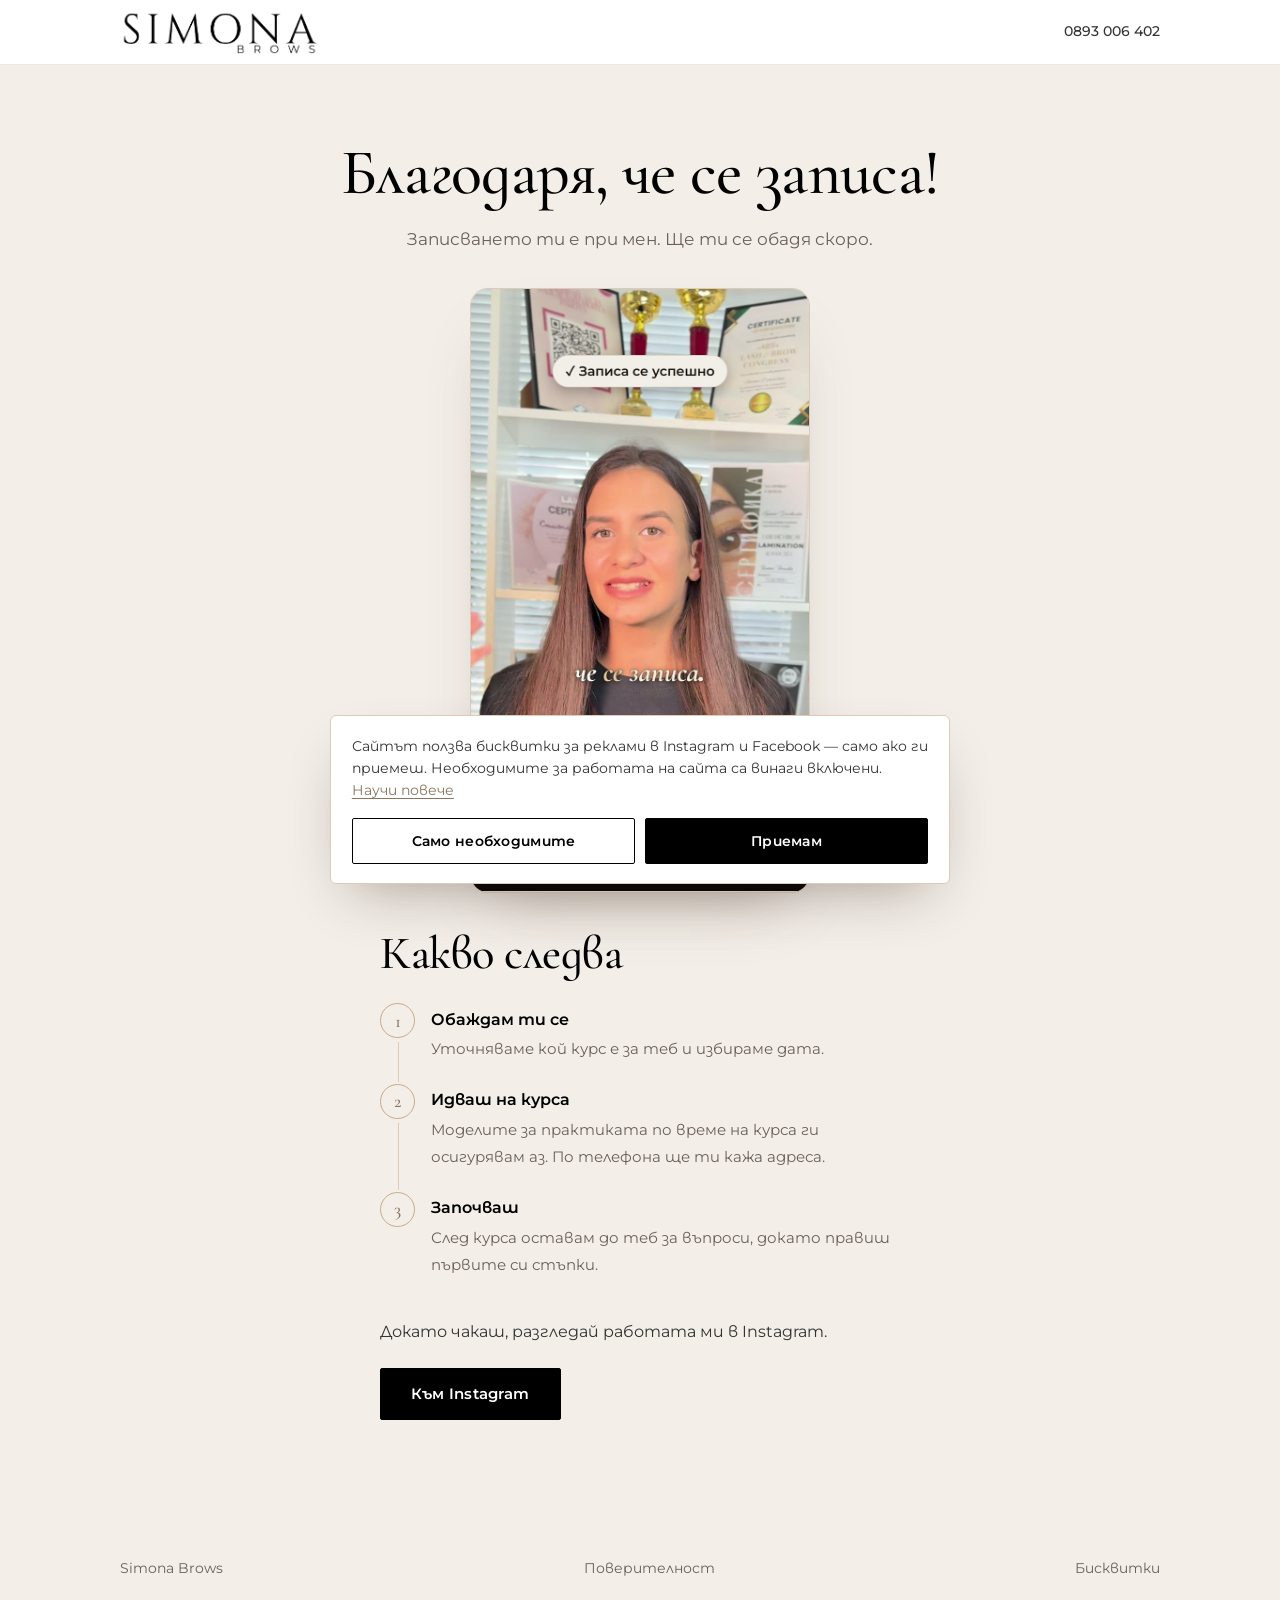
<file: kurs/blagodarya/index.html>
<!DOCTYPE html>
<html lang="bg">
<head>
  <meta charset="UTF-8">
  <meta name="viewport" content="width=device-width, initial-scale=1.0">
  <title>Благодаря | Simona Brows</title>
  <meta name="robots" content="noindex">
  <link rel="stylesheet" href="/kurs/fonts/fonts.css">
  <link rel="stylesheet" href="/kurs/kurs.css">
  <script src="/kurs/consent.js" defer></script>
</head>
<body>

<header class="top">
  <div class="top__in">
    <a class="top__logo" href="/" aria-label="Simona Brows, към главната страница">
      <img src="/brand_asset/f63e19c4-b78f-4928-bca8-ca702080b1ff-removebg-preview.png" alt="Simona Brows">
    </a>
    <a class="top__link" href="tel:+359893006402">0893 006 402</a>
  </div>
</header>

<main class="form-page">
  <div class="wrap narrow thanks">
    <h1 id="thanksTitle">Благодаря, че се записа!</h1>
    <p class="lede" style="margin:1rem auto 0">Записването ти е при мен. Ще ти се обадя скоро.</p>

    <!-- Видеото „Благодаря“ (Remotion: SimonaTYV, уеб версия 720p). Пуска се с
         бутона, със звук — браузърите не позволяват автоматично пускане със звук. -->
    <div class="video-slot">
      <video src="/kurs/img/blagodarya.mp4" poster="/kurs/img/blagodarya-poster.jpg" controls playsinline preload="metadata"
             width="720" height="1280" aria-label="Видео: Симона благодари и казва какво следва"></video>
    </div>

    <div class="next">
      <h2>Какво следва</h2>
      <ol class="steps">
        <li><strong>Обаждам ти се</strong><span>Уточняваме кой курс е за теб и избираме дата.</span></li>
        <li><strong>Идваш на курса</strong><span>Моделите за практиката по време на курса ги осигурявам аз. По телефона ще ти кажа адреса.</span></li>
        <li><strong>Започваш</strong><span>След курса оставам до теб за въпроси, докато правиш първите си стъпки.</span></li>
      </ol>
      <p style="margin-top:1rem">Докато чакаш, разгледай работата ми в Instagram.</p>
      <p style="margin-top:1.4rem"><a class="btn btn--dark" href="https://www.instagram.com/brows.simona/" target="_blank" rel="noopener">Към Instagram</a></p>
    </div>
  </div>
</main>

<footer class="foot foot--slim">
  <div class="wrap foot__in">
    <span>Simona Brows</span>
    <a href="/poveritelnost/">Поверителност</a>
    <button type="button" class="link-btn" data-cookie-settings hidden>Бисквитки</button>
  </div>
</footer>

<script>
  /* Името от формата, за да е лично. */
  try {
    var n = sessionStorage.getItem('kursName');
    if (n) document.getElementById('thanksTitle').textContent = 'Благодаря, ' + n + '!';
  } catch (e) {}

  /* Събитие за рекламите — изпраща се само ако е прието в банера (kurs/consent.js). */
  function track(e, p) { (window._stq = window._stq || []).push([e, p]); if (window.siteTrackFlush) window.siteTrackFlush(); }
  try {
    var lead = sessionStorage.getItem('kursLead');
    if (lead) {
      sessionStorage.removeItem('kursLead');
      track('Lead', { content_name: lead });
    }
  } catch (e) {}
</script>
</body>
</html>
</file>
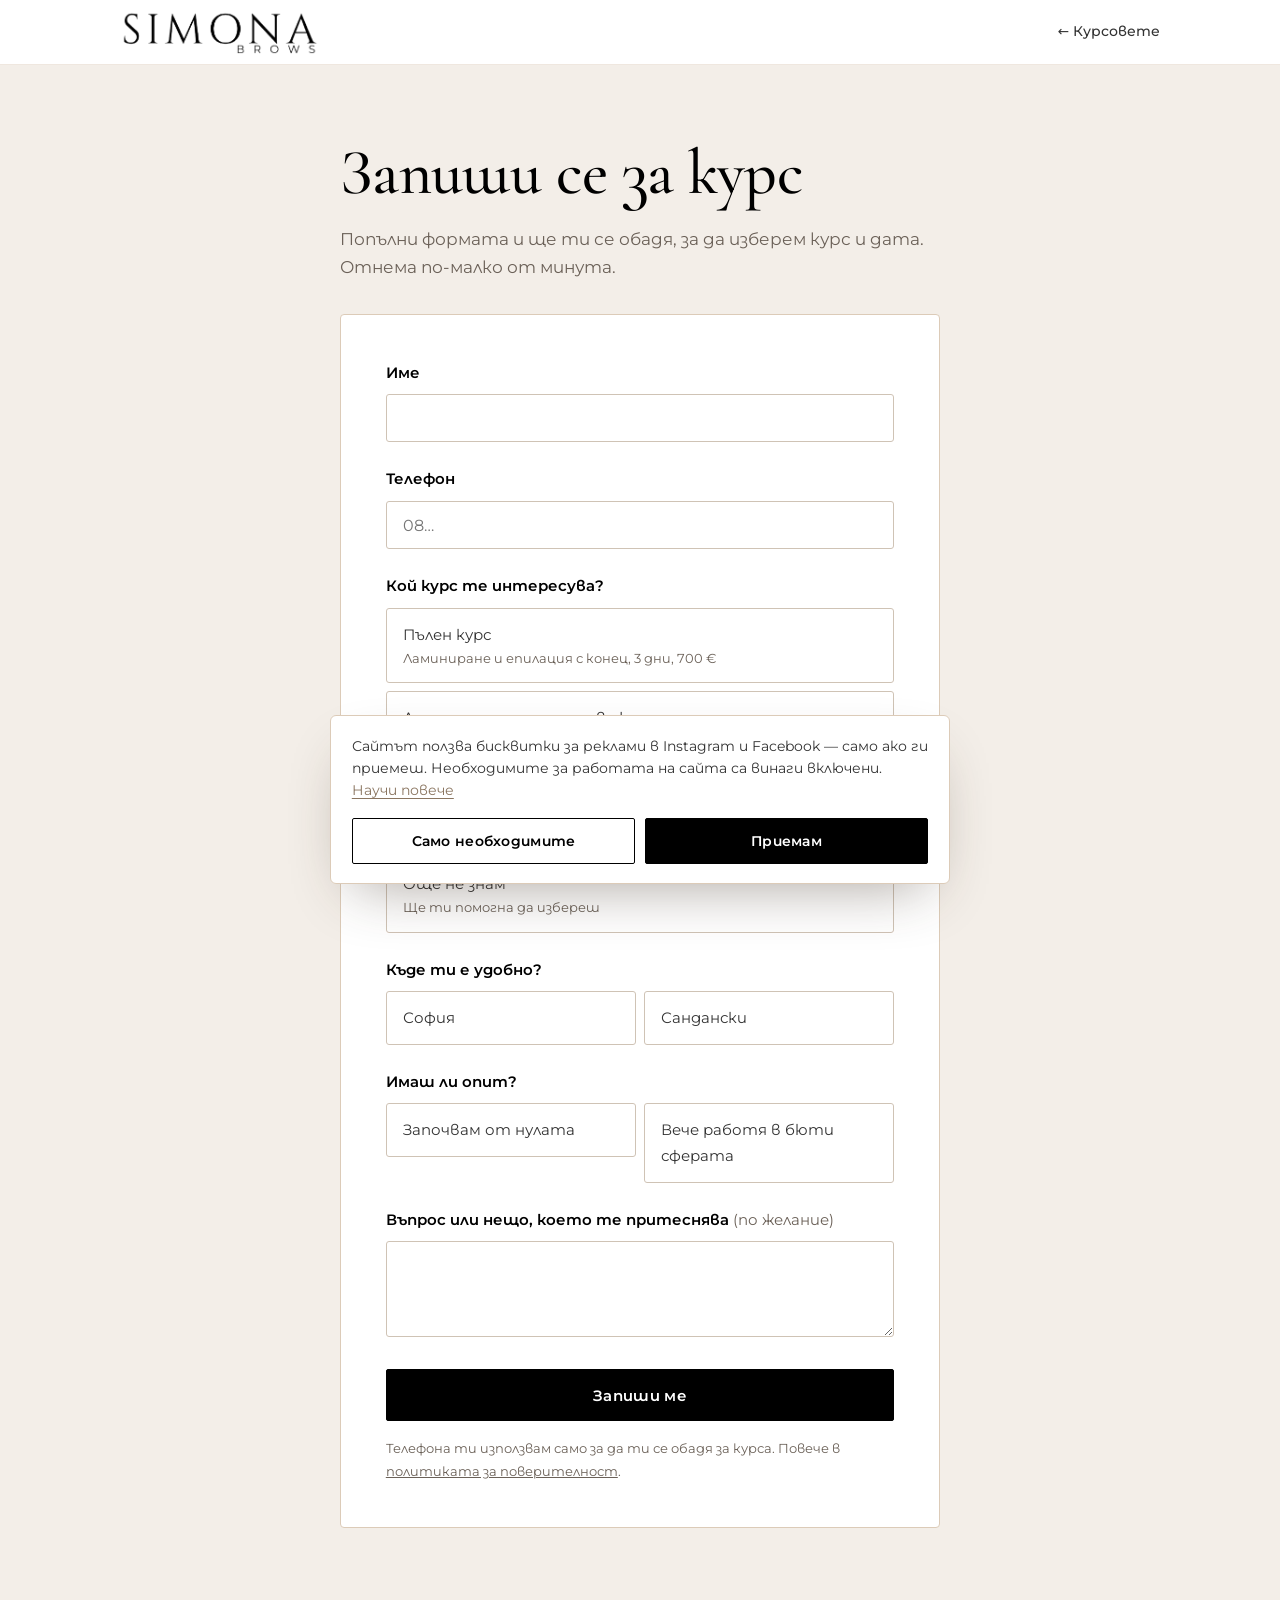
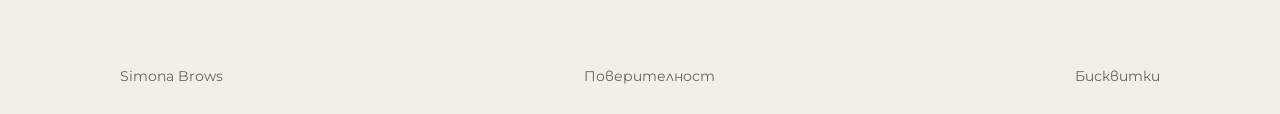
<file: kurs/zapis/index.html>
<!DOCTYPE html>
<html lang="bg">
<head>
  <meta charset="UTF-8">
  <meta name="viewport" content="width=device-width, initial-scale=1.0">
  <title>Запиши се за курс | Simona Brows</title>
  <meta name="robots" content="noindex">
  <link rel="stylesheet" href="/kurs/fonts/fonts.css">
  <link rel="stylesheet" href="/kurs/kurs.css">
  <script src="/kurs/consent.js" defer></script>
</head>
<body>

<header class="top">
  <div class="top__in">
    <a class="top__logo" href="/" aria-label="Simona Brows, към главната страница">
      <img src="/brand_asset/f63e19c4-b78f-4928-bca8-ca702080b1ff-removebg-preview.png" alt="Simona Brows">
    </a>
    <a class="top__link" href="/kurs/">← Курсовете</a>
  </div>
</header>

<main class="form-page">
  <div class="wrap narrow">
    <h1>Запиши се за курс</h1>
    <p class="lede" style="margin-top:1rem">Попълни формата и ще ти се обадя, за да изберем курс и дата. Отнема по-малко от минута.</p>

    <!-- Формата е „kurs“ в Netlify Forms. Темата на имейла се попълва от
         скрипта долу с името, курса и кога да се обади, за да се вижда още
         в известието на телефона. data-remove-prefix маха „[Netlify]“. -->
    <form class="form-card" id="kursForm" name="kurs" method="POST" action="/kurs/blagodarya/"
          data-netlify="true" netlify-honeypot="bot-field">
      <input type="hidden" name="form-name" value="kurs">
      <input type="hidden" name="subject" data-remove-prefix value="Ново записване за курс">
      <p class="hp"><label>Не попълвай това: <input name="bot-field" tabindex="-1" autocomplete="off"></label></p>

      <label class="field">
        <span>Име</span>
        <input type="text" name="name" autocomplete="name" required>
      </label>

      <label class="field">
        <span>Телефон</span>
        <input type="tel" name="phone" autocomplete="tel" inputmode="tel" required placeholder="08…">
      </label>

      <fieldset class="field">
        <legend>Кой курс те интересува?</legend>
        <div class="choices">
          <label class="choice"><input type="radio" name="course" value="Пълен курс (3 дни, 700 €)" data-key="palen" required><span>Пълен курс<small>Ламиниране и епилация с конец, 3 дни, 700 €</small></span></label>
          <label class="choice"><input type="radio" name="course" value="Ламиниране на мигли и вежди (2 дни, 500 €)" data-key="laminirane"><span>Ламиниране на мигли и вежди<small>2 дни, 500 €</small></span></label>
          <label class="choice"><input type="radio" name="course" value="Епилация с конец, архитектура и колористика (2 дни, 350 €)" data-key="konec"><span>Епилация с конец, архитектура и колористика<small>2 дни, 350 €</small></span></label>
          <label class="choice"><input type="radio" name="course" value="Още не знам" data-key="neznam"><span>Още не знам<small>Ще ти помогна да избереш</small></span></label>
        </div>
      </fieldset>

      <fieldset class="field">
        <legend>Къде ти е удобно?</legend>
        <div class="choices choices--row">
          <label class="choice"><input type="radio" name="city" value="София" required><span>София</span></label>
          <label class="choice"><input type="radio" name="city" value="Сандански"><span>Сандански</span></label>
        </div>
      </fieldset>

      <fieldset class="field">
        <legend>Имаш ли опит?</legend>
        <div class="choices choices--row">
          <label class="choice"><input type="radio" name="experience" value="Започвам от нулата" required><span>Започвам от нулата</span></label>
          <label class="choice"><input type="radio" name="experience" value="Вече работя в бюти сферата"><span>Вече работя в бюти сферата</span></label>
        </div>
      </fieldset>

      <label class="field">
        <span>Въпрос или нещо, което те притеснява <span class="opt">(по желание)</span></span>
        <textarea name="question"></textarea>
      </label>

      <button class="btn btn--dark btn--wide" type="submit">Запиши ме</button>
      <p class="form-status" id="formStatus" role="status" hidden></p>
      <p class="form-note">Телефона ти използвам само за да ти се обадя за курса. Повече в <a href="/poveritelnost/">политиката за поверителност</a>.</p>
    </form>
  </div>
</main>

<footer class="foot foot--slim">
  <div class="wrap foot__in">
    <span>Simona Brows</span>
    <a href="/poveritelnost/">Поверителност</a>
    <button type="button" class="link-btn" data-cookie-settings hidden>Бисквитки</button>
  </div>
</footer>

<script>
  (function () {
    var form = document.getElementById('kursForm');
    var status = document.getElementById('formStatus');

    /* Бутонът „Запиши се“ при всеки курс води тук с ?kurs=…, за да е избран. */
    var key = new URLSearchParams(location.search).get('kurs');
    if (key) {
      var pre = form.querySelector('input[name="course"][data-key="' + key + '"]');
      if (pre) pre.checked = true;
    }

    function say(text, isError) {
      status.hidden = false;
      status.textContent = text;
      status.className = 'form-status' + (isError ? ' form-status--err' : '');
    }

    form.addEventListener('submit', function (e) {
      e.preventDefault();
      if (!form.reportValidity()) return;

      var name = form.elements.name.value.trim();
      var course = form.elements.course.value;
      var city = form.elements.city.value;
      /* Темата на имейла: кой е, за кой курс и в кой град. */
      form.elements.subject.value = '🔔 Записване: ' + name + ', ' + course.replace(/ \(.*\)$/, '') + ', ' + city;

      var btn = form.querySelector('button[type=submit]');
      btn.disabled = true;
      say('Изпращам…');

      var body = new URLSearchParams(new FormData(form)).toString();
      fetch('/', { method: 'POST', headers: { 'Content-Type': 'application/x-www-form-urlencoded' }, body: body })
        .then(function (r) {
          if (!r.ok) throw new Error(r.status);
          try { sessionStorage.setItem('kursName', name.split(' ')[0]); } catch (err) {}
          // „Благодаря“ отчита записването само ако е дошла оттук след истинско изпращане
          try { sessionStorage.setItem('kursLead', course.replace(/ \(.*\)$/, '')); } catch (err) {}
          location.href = '/kurs/blagodarya/';
        })
        .catch(function () {
          btn.disabled = false;
          say('Формата не се изпрати. Опитай пак или ми звънни на 0893 006 402.', true);
        });
    });
  })();

  /* Събитие за рекламите — изпраща се само ако е прието в банера (kurs/consent.js). */
  function track(e, p) { (window._stq = window._stq || []).push([e, p]); if (window.siteTrackFlush) window.siteTrackFlush(); }
  track('InitiateCheckout', { content_name: 'Форма за записване' });
</script>
</body>
</html>
</file>
<file: kurs/fonts/fonts.css>
/* Шрифтовете са на самия сайт, не от Google Fonts: така IP адресът на
   посетителката не стига до Google без съгласие (виж /poveritelnost/). */
@font-face {
  font-family: 'Cormorant Garamond';
  font-style: italic;
  font-weight: 400;
  font-display: swap;
  src: url(/kurs/fonts/cormorant-e669a113.woff2) format('woff2');
  unicode-range: U+0301, U+0400-045F, U+0490-0491, U+04B0-04B1, U+2116;
}
@font-face {
  font-family: 'Cormorant Garamond';
  font-style: italic;
  font-weight: 400;
  font-display: swap;
  src: url(/kurs/fonts/cormorant-9ca58f50.woff2) format('woff2');
  unicode-range: U+0000-00FF, U+0131, U+0152-0153, U+02BB-02BC, U+02C6, U+02DA, U+02DC, U+0304, U+0308, U+0329, U+2000-206F, U+20AC, U+2122, U+2191, U+2193, U+2212, U+2215, U+FEFF, U+FFFD;
}
@font-face {
  font-family: 'Cormorant Garamond';
  font-style: normal;
  font-weight: 400;
  font-display: swap;
  src: url(/kurs/fonts/cormorant-4f4a8253.woff2) format('woff2');
  unicode-range: U+0301, U+0400-045F, U+0490-0491, U+04B0-04B1, U+2116;
}
@font-face {
  font-family: 'Cormorant Garamond';
  font-style: normal;
  font-weight: 400;
  font-display: swap;
  src: url(/kurs/fonts/cormorant-2fed1d1b.woff2) format('woff2');
  unicode-range: U+0000-00FF, U+0131, U+0152-0153, U+02BB-02BC, U+02C6, U+02DA, U+02DC, U+0304, U+0308, U+0329, U+2000-206F, U+20AC, U+2122, U+2191, U+2193, U+2212, U+2215, U+FEFF, U+FFFD;
}
@font-face {
  font-family: 'Cormorant Garamond';
  font-style: normal;
  font-weight: 500;
  font-display: swap;
  src: url(/kurs/fonts/cormorant-4f4a8253.woff2) format('woff2');
  unicode-range: U+0301, U+0400-045F, U+0490-0491, U+04B0-04B1, U+2116;
}
@font-face {
  font-family: 'Cormorant Garamond';
  font-style: normal;
  font-weight: 500;
  font-display: swap;
  src: url(/kurs/fonts/cormorant-2fed1d1b.woff2) format('woff2');
  unicode-range: U+0000-00FF, U+0131, U+0152-0153, U+02BB-02BC, U+02C6, U+02DA, U+02DC, U+0304, U+0308, U+0329, U+2000-206F, U+20AC, U+2122, U+2191, U+2193, U+2212, U+2215, U+FEFF, U+FFFD;
}
@font-face {
  font-family: 'Montserrat';
  font-style: normal;
  font-weight: 400;
  font-display: swap;
  src: url(/kurs/fonts/montserrat-79ee104c.woff2) format('woff2');
  unicode-range: U+0301, U+0400-045F, U+0490-0491, U+04B0-04B1, U+2116;
}
@font-face {
  font-family: 'Montserrat';
  font-style: normal;
  font-weight: 400;
  font-display: swap;
  src: url(/kurs/fonts/montserrat-e56e84e5.woff2) format('woff2');
  unicode-range: U+0000-00FF, U+0131, U+0152-0153, U+02BB-02BC, U+02C6, U+02DA, U+02DC, U+0304, U+0308, U+0329, U+2000-206F, U+20AC, U+2122, U+2191, U+2193, U+2212, U+2215, U+FEFF, U+FFFD;
}
@font-face {
  font-family: 'Montserrat';
  font-style: normal;
  font-weight: 500;
  font-display: swap;
  src: url(/kurs/fonts/montserrat-79ee104c.woff2) format('woff2');
  unicode-range: U+0301, U+0400-045F, U+0490-0491, U+04B0-04B1, U+2116;
}
@font-face {
  font-family: 'Montserrat';
  font-style: normal;
  font-weight: 500;
  font-display: swap;
  src: url(/kurs/fonts/montserrat-e56e84e5.woff2) format('woff2');
  unicode-range: U+0000-00FF, U+0131, U+0152-0153, U+02BB-02BC, U+02C6, U+02DA, U+02DC, U+0304, U+0308, U+0329, U+2000-206F, U+20AC, U+2122, U+2191, U+2193, U+2212, U+2215, U+FEFF, U+FFFD;
}
@font-face {
  font-family: 'Montserrat';
  font-style: normal;
  font-weight: 600;
  font-display: swap;
  src: url(/kurs/fonts/montserrat-79ee104c.woff2) format('woff2');
  unicode-range: U+0301, U+0400-045F, U+0490-0491, U+04B0-04B1, U+2116;
}
@font-face {
  font-family: 'Montserrat';
  font-style: normal;
  font-weight: 600;
  font-display: swap;
  src: url(/kurs/fonts/montserrat-e56e84e5.woff2) format('woff2');
  unicode-range: U+0000-00FF, U+0131, U+0152-0153, U+02BB-02BC, U+02C6, U+02DA, U+02DC, U+0304, U+0308, U+0329, U+2000-206F, U+20AC, U+2122, U+2191, U+2193, U+2212, U+2215, U+FEFF, U+FFFD;
}
</file>
<file: kurs/kurs.css>
/* Страниците за курсовете (/kurs/, /kurs/zapis/, /kurs/blagodarya/).
   Цветовете и шрифтовете са тези на главната страница, за да изглеждат като
   една и съща марка. Различното е, че тук всичко води към едно действие:
   записване. Затова няма меню. */

*, *::before, *::after { box-sizing: border-box; margin: 0; padding: 0; }

:root {
  --black:  #000000;
  --ink:    #333333;
  --muted:  #6b6158;
  --gold:   #DCCBB8;
  --gold2:  #c8ab8a;
  --bronze: #8a7560;
  --cream:  #F3EEE8;
  --cream2: #ede5d8;
  --white:  #FFFFFF;
  /* Тъмният чат е като в Instagram: така отзивът на Мария се разпознава като
     истинско съобщение, а не като текст, написан за страницата. */
  --ig-bg:     #000000;
  --ig-bubble: #262626;
  --ig-text:   #f5f5f5;

  --serif: 'Cormorant Garamond', Georgia, serif;
  --sans:  'Montserrat', system-ui, sans-serif;

  --gutter: clamp(1.25rem, 5vw, 2.5rem);
  --space:  clamp(4rem, 10vw, 7rem);
  --ease:   cubic-bezier(.16, .84, .44, 1);
}

html { scroll-behavior: smooth; }
@media (prefers-reduced-motion: reduce) { html { scroll-behavior: auto; } }

body {
  font-family: var(--sans);
  font-size: 1rem;
  line-height: 1.7;
  color: var(--ink);
  background: var(--white);
  -webkit-font-smoothing: antialiased;
}

img { display: block; max-width: 100%; height: auto; }
a { color: inherit; }

h1, h2, h3 {
  font-family: var(--serif);
  font-weight: 500;
  line-height: 1.12;
  color: var(--black);
  letter-spacing: -0.01em;
}
h1 { font-size: clamp(2.3rem, 6.4vw, 4rem); }
h2 { font-size: clamp(1.9rem, 4.6vw, 2.9rem); margin-bottom: 1rem; }
h3 { font-size: 1.55rem; }

.wrap { max-width: 1120px; margin: 0 auto; padding: 0 var(--gutter); }
.narrow { max-width: 680px; }
.section { padding: var(--space) 0; }
.section--cream { background: var(--cream); }
.lede { font-size: 1.05rem; color: var(--muted); max-width: 36em; }

/* ── Бутони ── */
.btn {
  display: inline-flex; align-items: center; justify-content: center;
  min-height: 52px; padding: .8rem 1.9rem;
  font: 600 0.95rem/1.3 var(--sans);
  text-align: center;
  letter-spacing: 0.02em;
  text-decoration: none;
  border: 1px solid var(--black);
  border-radius: 2px;
  cursor: pointer;
  transition: background-color .25s ease, color .25s ease, transform .2s var(--ease);
}
.btn--dark { background: var(--black); color: var(--white); }
.btn--dark:hover { background: #2a2a2a; }
.btn--line { background: transparent; color: var(--black); }
.btn--line:hover { background: var(--black); color: var(--white); }
.btn--light { background: var(--white); color: var(--black); border-color: var(--white); }
.btn--light:hover { background: var(--gold); border-color: var(--gold); }
.btn:active { transform: translateY(1px); }
.btn:focus-visible, a:focus-visible, summary:focus-visible,
input:focus-visible, textarea:focus-visible {
  outline: 2px solid var(--bronze); outline-offset: 3px;
}
.btn--wide { width: 100%; }

/* ── Горна лента: само логото и телефонът ── */
.top {
  position: sticky; top: 0; z-index: 20;
  background: rgba(255,255,255,.94);
  backdrop-filter: blur(10px);
  border-bottom: 1px solid rgba(220,203,184,.45);
}
.top__in {
  display: flex; align-items: center; justify-content: space-between;
  height: 64px; max-width: 1120px; margin: 0 auto; padding: 0 var(--gutter);
}
.top__logo img { height: 46px; width: auto; }
.top__link { font-size: .85rem; font-weight: 500; text-decoration: none; color: var(--ink); }
.top__link:hover { color: var(--black); text-decoration: underline; text-underline-offset: 4px; }

/* ── Начало ── */
.hero { padding: clamp(2.5rem, 7vw, 5rem) 0 var(--space); background: var(--cream); }
.hero__grid { display: grid; gap: 2.5rem; align-items: center; }
.hero__kicker { font-size: .9rem; font-weight: 500; color: var(--bronze); margin-bottom: 1rem; }
.hero h1 { max-width: 13em; }
.hero__without {
  margin-top: 1.4rem;
  font: 600 clamp(1.05rem, 2.6vw, 1.25rem)/1.4 var(--sans);
  color: var(--black);
}
.hero__sub { margin-top: .5rem; font-size: 1.08rem; color: var(--muted); max-width: 32em; }
.hero__media { width: min(100%, 340px); margin: 0 auto; }
/* под видеото бутоните са един под друг и широки колкото него */
.hero__cta { display: flex; flex-direction: column; gap: .7rem; margin-top: 1.4rem; }
.hero__cta .btn { width: 100%; text-align: center; justify-content: center; }
.hero__facts {
  display: flex; flex-wrap: wrap; gap: .5rem 1.6rem;
  margin-top: 2rem; font-size: .88rem; color: var(--ink); list-style: none;
}
.hero__facts li::before { content: "✓"; color: var(--bronze); margin-right: .45rem; }

/* Място за видео. Празно, докато Симона не запише VSL-а; тогава вътре влиза
   <video controls playsinline poster="…">. Пропорцията е на телефон (9:16). */
.video-slot {
  aspect-ratio: 9 / 16;
  width: min(100%, 340px);
  margin: 0 auto;
  background: var(--cream2);
  border: 1px solid var(--gold);
  border-radius: 18px;
  box-shadow: 0 30px 60px -30px rgba(90, 70, 50, .35);
  overflow: hidden;
}
.video-slot video { width: 100%; height: 100%; object-fit: cover; display: block; }

/* ── За кого ── */
.who { display: grid; gap: 1.2rem; margin-top: 2.2rem; }
.who__card { padding: 1.8rem; background: var(--white); border-top: 2px solid var(--gold2); }
.who__card h3 { margin-bottom: .6rem; }
.who__card p { color: var(--muted); }

/* ── Как минава (истинска последователност, затова е номерирана) ── */
.how { display: grid; gap: 2.5rem; align-items: start; }
.how__photo img { width: 100%; aspect-ratio: 4 / 5; object-fit: cover; border-radius: 4px; }
.steps { list-style: none; counter-reset: step; margin-top: 1.6rem; }
.steps li {
  counter-increment: step;
  position: relative;
  padding: 0 0 1.5rem 3.2rem;
}
.steps li::before {
  content: counter(step);
  position: absolute; left: 0; top: -.15rem;
  width: 2.2rem; height: 2.2rem; border-radius: 50%;
  border: 1px solid var(--gold2);
  display: grid; place-items: center;
  font: 500 1.15rem/1 var(--serif); color: var(--bronze);
}
.steps li:not(:last-child)::after {
  content: ""; position: absolute; left: 1.1rem; top: 2.3rem; bottom: .3rem;
  width: 1px; background: var(--gold);
}
.steps strong { display: block; font-weight: 600; color: var(--black); margin-bottom: .15rem; }
.steps span { color: var(--muted); font-size: .95rem; }

.how__video { position: relative; }
.how__video video { width: 100%; height: auto; aspect-ratio: 4 / 5; object-fit: cover; border-radius: 4px; display: block; background: var(--cream2); }
.sound-btn {
  position: absolute; right: .8rem; top: .8rem;
  font: 600 .8rem/1 var(--sans); color: var(--black);
  background: rgba(255,255,255,.92); border: 0; border-radius: 999px;
  padding: .65rem 1rem; cursor: pointer;
  transition: background-color .2s ease;
}
.sound-btn:hover { background: var(--white); }
.sound-btn:focus-visible { outline: 2px solid var(--bronze); outline-offset: 2px; }

/* ── Какво получаваш ── */
.gets { display: grid; gap: 2.5rem; align-items: start; }
.gets__photo img { width: 100%; aspect-ratio: 4 / 5; object-fit: cover; border-radius: 4px; }
.gets__list { list-style: none; margin-top: 1.4rem; border-top: 1px solid var(--gold); }
.gets__list li { padding: 1.1rem 0; border-bottom: 1px solid var(--gold); display: grid; gap: .15rem; }
.gets__list strong { font-weight: 600; color: var(--black); }
.gets__list span { color: var(--muted); font-size: .95rem; }
.gets__list em { font-style: normal; font-size: .82rem; color: var(--bronze); font-weight: 500; }

/* ── Курсове и цени ── */
.courses { display: grid; gap: 1.4rem; margin-top: 2.4rem; align-items: start; }
.course {
  display: flex; flex-direction: column;
  background: var(--white);
  border: 1px solid var(--gold);
  border-radius: 4px;
  padding: 2rem 1.7rem 1.7rem;
}
.course--main { border: 2px solid var(--black); position: relative; }
.course__tag {
  position: absolute; top: -.8rem; left: 1.5rem;
  background: var(--black); color: var(--white);
  font-size: .78rem; font-weight: 500; padding: .2rem .7rem;
}
.course__days { font-size: .88rem; color: var(--bronze); font-weight: 500; }
.course h3 { margin: .3rem 0 .8rem; }
.course__price { font: 500 2.6rem/1 var(--serif); color: var(--black); }
.course__price small { font: 400 .85rem var(--sans); color: var(--muted); margin-left: .3rem; }
.course__gets { list-style: none; margin: 1.3rem 0; font-size: .92rem; }
.course__gets li { padding: .35rem 0 .35rem 1.5rem; position: relative; border-bottom: 1px solid var(--cream2); }
.course__gets li::before { content: "✓"; position: absolute; left: 0; color: var(--bronze); }
.course details { margin-bottom: 1.4rem; font-size: .9rem; }
.course summary {
  cursor: pointer; font-weight: 600; color: var(--black); list-style: none;
  padding: .5rem 0;
}
.course summary::-webkit-details-marker { display: none; }
.course summary::after { content: " +"; color: var(--bronze); }
.course details[open] summary::after { content: " −"; }
.course details h4 { font: 600 .85rem var(--sans); color: var(--bronze); margin: .9rem 0 .3rem; }
.course details ul { padding-left: 1.1rem; color: var(--muted); }
.course .btn { margin-top: auto; }

/* ── Отзиви: тъмната ивица ── */
.proof { background: var(--ig-bg); color: var(--ig-text); }
.proof h2 { color: var(--white); }
.proof .lede { color: #b9b2aa; }
.proof__grid { display: grid; gap: 2.5rem; margin-top: 2.4rem; align-items: start; }

.chat { max-width: 420px; }
.chat__head { display: flex; align-items: center; gap: .8rem; padding-bottom: 1rem; border-bottom: 1px solid #262626; }
.chat__avatar {
  width: 40px; height: 40px; border-radius: 50%;
  background: linear-gradient(135deg, #c8ab8a, #8a7560);
  display: grid; place-items: center; font: 600 1rem var(--sans); color: var(--white);
}
.chat__who strong { display: block; font-size: .95rem; }
.chat__who span { font-size: .8rem; color: #a8a8a8; }
.chat__time { text-align: center; font-size: .75rem; color: #8e8e8e; margin: 1.1rem 0 .8rem; }
.chat__msgs { display: flex; flex-direction: column; gap: .4rem; }
.bubble {
  align-self: flex-start;
  max-width: 85%;
  background: var(--ig-bubble);
  padding: .6rem 1rem;
  border-radius: 20px;
  font-size: .98rem; line-height: 1.45;
}
.chat__note { margin-top: 1.1rem; font-size: .88rem; color: #a8a8a8; }

/* Съобщенията пристигат едно по едно, когато ивицата се появи. Без
   JavaScript или с намалено движение се виждат веднага. */
.js .chat--animate .bubble { opacity: 0; transform: translateY(10px) scale(.98); }
.js .chat--animate.is-in .bubble {
  opacity: 1; transform: none;
  transition: opacity .45s var(--ease), transform .45s var(--ease);
}
.js .chat--animate.is-in .bubble:nth-child(2) { transition-delay: .7s; }
.js .chat--animate.is-in .bubble:nth-child(3) { transition-delay: 1.5s; }
.js .chat--animate.is-in .bubble:nth-child(4) { transition-delay: 2.2s; }
.js .chat--animate.is-in .bubble:nth-child(5) { transition-delay: 2.9s; }
@media (prefers-reduced-motion: reduce) {
  .js .chat--animate .bubble { opacity: 1; transform: none; transition: none; }
}

.quotes { display: grid; gap: 1.6rem; }
.quote { border-left: 2px solid var(--gold2); padding-left: 1.2rem; }
.quote p { font: italic 400 1.35rem/1.45 var(--serif); color: var(--white); }
.quote cite { display: block; margin-top: .5rem; font-style: normal; font-size: .85rem; color: #a8a8a8; }

/* Скрийншотите като колони (зидария): различни височини, без празни места. */
.shots { columns: 1; column-gap: 1.2rem; margin-top: 2.4rem; }
.shots__item { display: block; break-inside: avoid; margin-bottom: 1.4rem; text-decoration: none; }
.shots__item img {
  width: 100%; border-radius: 10px; border: 1px solid #333;
  transition: border-color .2s ease, transform .25s var(--ease);
}
.shots__item span { display: block; font-size: .82rem; color: #a8a8a8; margin-top: .5rem; }
.shots__item:hover img { border-color: var(--gold2); transform: translateY(-2px); }
.shots__item:focus-visible { outline: 2px solid var(--gold2); outline-offset: 3px; }
@media (min-width: 760px) { .shots { columns: 2; } }
@media (min-width: 1000px) { .shots { columns: 3; } }

.photos { display: grid; grid-template-columns: repeat(3, 1fr); gap: .6rem; margin-top: 2.6rem; }
.photos figure { margin: 0; }
.photos img { width: 100%; aspect-ratio: 3 / 4; object-fit: cover; border-radius: 3px; }
.photos figcaption { font-size: .78rem; color: #a8a8a8; margin-top: .4rem; }

/* ── За Симона ── */
.about { display: grid; gap: 2.5rem; align-items: center; }
.about__photo img { width: 100%; aspect-ratio: 4 / 5; object-fit: cover; border-radius: 4px; }
.about p + p { margin-top: 1rem; }
.about p { color: var(--muted); }
.about__nums { display: flex; flex-wrap: wrap; gap: 1.8rem; margin-top: 1.8rem; }
.about__nums div { font-size: .85rem; color: var(--muted); }
.about__nums b { display: block; font: 500 2.2rem/1 var(--serif); color: var(--black); margin-bottom: .2rem; }

/* ── Въпроси ── */
.faq { margin-top: 2rem; border-top: 1px solid var(--gold); }
.faq details { border-bottom: 1px solid var(--gold); }
.faq summary {
  cursor: pointer; list-style: none;
  display: flex; justify-content: space-between; gap: 1rem;
  padding: 1.2rem 0; font-weight: 600; color: var(--black);
}
.faq summary::-webkit-details-marker { display: none; }
.faq summary::after { content: "+"; font: 400 1.4rem/1 var(--serif); color: var(--bronze); }
.faq details[open] summary::after { content: "−"; }
.faq details p { padding: 0 0 1.3rem; color: var(--muted); max-width: 38em; }

/* ── Последен призив ── */
.final { background: var(--black); color: var(--white); text-align: center; }
.final h2 { color: var(--white); max-width: 16em; margin: 0 auto 1rem; }
.final p { color: #c9c2ba; max-width: 30em; margin: 0 auto 2rem; }

/* ── Долу ── */
.foot { padding: 2.5rem 0; font-size: .85rem; color: var(--muted); background: var(--cream); }
.foot__in { display: flex; flex-wrap: wrap; gap: 1rem 2rem; justify-content: space-between; }
.foot a { text-decoration: none; }
.foot a:hover { text-decoration: underline; text-underline-offset: 4px; }

/* ── Формата ── */
.form-page { background: var(--cream); min-height: calc(100vh - 64px); padding: clamp(2.5rem, 7vw, 4.5rem) 0 var(--space); }
.form-card { background: var(--white); padding: clamp(1.6rem, 5vw, 2.8rem); margin-top: 2rem; border: 1px solid var(--gold); border-radius: 4px; }
.field { display: block; margin-bottom: 1.5rem; }
.field > span, .field legend { display: block; font-weight: 600; color: var(--black); margin-bottom: .55rem; font-size: .95rem; }
.field .opt { font-weight: 400; color: var(--muted); }
fieldset.field { border: 0; }
.field input[type=text], .field input[type=tel], .field textarea {
  width: 100%; font: 400 1rem var(--sans); color: var(--black);
  padding: .85rem 1rem; border: 1px solid #cfc3b5; border-radius: 3px; background: var(--white);
}
.field textarea { min-height: 96px; resize: vertical; }
.field input:hover, .field textarea:hover { border-color: var(--bronze); }
.choices { display: grid; gap: .5rem; }
.choices--row { grid-template-columns: repeat(auto-fit, minmax(90px, 1fr)); }
.choice { position: relative; }
.choice input { position: absolute; opacity: 0; inset: 0; cursor: pointer; }
.choice span {
  display: block; padding: .8rem 1rem; border: 1px solid #cfc3b5; border-radius: 3px;
  font-size: .95rem; transition: border-color .2s ease, background-color .2s ease;
}
.choice span small { display: block; color: var(--muted); font-size: .8rem; }
.choice input:hover + span { border-color: var(--bronze); }
.choice input:checked + span { border-color: var(--black); background: var(--cream); box-shadow: inset 0 0 0 1px var(--black); }
.choice input:focus-visible + span { outline: 2px solid var(--bronze); outline-offset: 2px; }
.form-note { font-size: .82rem; color: var(--muted); margin-top: 1rem; }
.form-status { margin-top: 1rem; font-size: .95rem; }
.form-status--err { color: #9b2c2c; }
.hp { position: absolute; left: -9999px; }

/* ── Благодаря ── */
.thanks { text-align: center; }
.thanks .video-slot { margin: 2.2rem auto; }
.next { text-align: left; max-width: 520px; margin: 0 auto; }

/* ── По-широки екрани ── */
@media (min-width: 760px) {
  .who { grid-template-columns: 1fr 1fr; }
  .photos { gap: 1rem; }
}
@media (min-width: 960px) {
  .hero__grid { grid-template-columns: 1.15fr .85fr; }
  .how { grid-template-columns: .9fr 1.1fr; gap: 4rem; }
  .gets { grid-template-columns: 1.1fr .9fr; gap: 4rem; }
  .gets__photo { order: 2; }
  .courses { grid-template-columns: repeat(3, 1fr); }
  .proof__grid { grid-template-columns: 1fr 1fr; gap: 4rem; }
  .about { grid-template-columns: .8fr 1.2fr; gap: 4rem; }
}

/* ══ Движение ══════════════════════════════════════════════════════════
   Страницата оживява при скролване: секциите изплуват, стъпките се свързват,
   числата се броят. Всичко е бавно и меко, като марката — без подскачане.
   Без JavaScript всичко се вижда веднага (.js се слага в <head>), а при
   „намалено движение“ в системата анимациите се изключват. */

/* Начало: текстът и видеото влизат едно след друго при отваряне. */
@keyframes rise { from { opacity: 0; transform: translateY(22px); } to { opacity: 1; transform: none; } }
.hero__grid > div:first-child > * { animation: rise .9s var(--ease) both; }
.hero__kicker  { animation-delay: .05s !important; }
.hero h1       { animation-delay: .15s !important; }
.hero__without { animation-delay: .35s !important; }
.hero__sub     { animation-delay: .45s !important; }
.hero__media   { position: relative; animation: rise 1s var(--ease) .3s both; }
/* сиянието е по-широко от колоната — без това на телефон страницата се мести настрани */
.hero { overflow: hidden; }

/* Меко златно сияние зад видеото — бавно „диша“ и води погледа към него. */
.hero__media::before {
  content: ""; position: absolute; z-index: 0; left: 50%; top: 32%;
  width: 135%; aspect-ratio: 1; transform: translate(-50%, -50%);
  background: radial-gradient(closest-side, rgba(200,171,138,.42), rgba(200,171,138,0));
  animation: breathe 6s ease-in-out infinite; pointer-events: none;
}
.hero__media > * { position: relative; z-index: 1; }
@keyframes breathe {
  0%, 100% { opacity: .55; transform: translate(-50%, -50%) scale(.94); }
  50%      { opacity: 1;   transform: translate(-50%, -50%) scale(1.04); }
}

/* Лента с направленията под началото — бавно тече. */
.ribbon { overflow: hidden; background: var(--black); color: var(--gold); padding: .95rem 0; white-space: nowrap; }
.ribbon__track { display: inline-flex; animation: ribbon 38s linear infinite; }
.ribbon span { font: italic 400 1.35rem/1 var(--serif); padding: 0 1.4rem; }
.ribbon span::after { content: "✦"; font-style: normal; font-size: .7rem; color: var(--gold2); margin-left: 2.8rem; vertical-align: middle; }
@keyframes ribbon { to { transform: translateX(-50%); } }

/* Изплуване при скролване: JS слага data-reveal и --i (поредност в групата). */
.js [data-reveal] {
  opacity: 0; transform: translateY(26px);
  transition: opacity .9s var(--ease), transform .9s var(--ease);
  transition-delay: calc(var(--i, 0) * 110ms);
}
.js [data-reveal].is-in { opacity: 1; transform: none; }

/* Картите „За кого“: златната линия отгоре се изтегля отляво. */
.who__card { position: relative; border-top-color: transparent; }
.who__card::before {
  content: ""; position: absolute; left: 0; top: -2px; height: 2px; width: 100%;
  background: var(--gold2); transform-origin: left; transform: scaleX(1);
}
.js .who__card::before { transform: scaleX(0); transition: transform 1.1s var(--ease) .35s; }
.js .who__card.is-in::before { transform: scaleX(1); }

/* Стъпките: линията между тях се изтегля, кръгчетата се оцветяват едно след друго. */
.js .steps li:not(:last-child)::after { transform-origin: top; transform: scaleY(0); transition: transform .8s var(--ease); }
.js .steps li::before { transition: background-color .5s ease, color .5s ease, border-color .5s ease; }
.js .steps li.is-in::before { background: var(--bronze); border-color: var(--bronze); color: var(--white); transition-delay: calc(var(--i, 0) * 110ms + .25s); }
.js .steps li.is-in:not(:last-child)::after { transform: scaleY(1); transition-delay: calc(var(--i, 0) * 110ms + .5s); }

/* Снимките леко се приближават под мишката. */
.gets__photo, .about__photo, .photos figure { overflow: hidden; border-radius: 4px; }
.gets__photo img, .about__photo img, .photos img { transition: transform 1.2s var(--ease); }
.gets__photo:hover img, .about__photo:hover img, .photos figure:hover img { transform: scale(1.04); }

/* Курсовете се повдигат под мишката. */
.course { transition: transform .35s var(--ease), box-shadow .35s var(--ease), opacity .9s var(--ease); }
.course.is-in:hover, html:not(.js) .course:hover { transform: translateY(-6px); box-shadow: 0 24px 50px -28px rgba(90,70,50,.45); }

/* Лента с бутона на телефон: появява се, щом началото се скрие, и изчезва
   при последния призив — бутонът е винаги под палеца. */
.sticky-cta {
  position: fixed; left: 0; right: 0; bottom: 0; z-index: 30;
  padding: .7rem var(--gutter) calc(.7rem + env(safe-area-inset-bottom));
  background: rgba(243,238,232,.96); backdrop-filter: blur(10px);
  border-top: 1px solid var(--gold);
  transform: translateY(110%); visibility: hidden;
  transition: transform .45s var(--ease), visibility 0s linear .45s;
}
.sticky-cta .btn { width: 100%; }
.sticky-cta.is-on { transform: none; visibility: visible; transition: transform .45s var(--ease); }
@media (min-width: 960px) { .sticky-cta { display: none; } }

@media (prefers-reduced-motion: reduce) {
  .hero__grid > div:first-child > *, .hero__media, .hero__media::before, .ribbon__track { animation: none !important; }
  .js [data-reveal] { opacity: 1; transform: none; transition: none; }
  .js .who__card::before, .js .steps li:not(:last-child)::after { transform: none; transition: none; }
  .course, .gets__photo img, .about__photo img, .photos img { transition: none; }
  .course.is-in:hover, .gets__photo:hover img, .about__photo:hover img, .photos figure:hover img { transform: none; }
}

/* ══ Бисквитки и поверителност ══════════════════════════════════════════ */

/* Банерът: отдолу, в цветовете на сайта. Двата бутона са еднакво видими —
   законът не позволява отказът да е по-труден от приемането. */
.consent {
  position: fixed; z-index: 40; left: 50%; bottom: 1rem;
  width: min(calc(100% - 2rem), 620px);
  transform: translate(-50%, 140%); transition: transform .45s var(--ease);
  background: var(--white); border: 1px solid var(--gold); border-radius: 6px;
  box-shadow: 0 24px 60px -24px rgba(60,45,30,.45);
  padding: 1.2rem 1.3rem;
}
.consent.is-on { transform: translate(-50%, 0); }
.consent__text { font-size: .9rem; color: var(--ink); line-height: 1.55; }
.consent__text a { color: var(--bronze); text-underline-offset: 3px; }
.consent__btns { display: flex; gap: .6rem; margin-top: 1rem; }
.consent__btns .btn { flex: 1; min-height: 46px; padding: .6rem 1rem; font-size: .88rem; }
@media (prefers-reduced-motion: reduce) { .consent { transition: none; } }

.link-btn {
  background: none; border: 0; padding: 0; cursor: pointer;
  font: inherit; color: inherit; text-decoration: underline; text-underline-offset: 4px;
}
.foot .link-btn { text-decoration: none; }
.foot .link-btn:hover { text-decoration: underline; }

/* Политиката */
.legal { background: var(--white); }
.legal h1 { font-size: clamp(2rem, 5vw, 2.8rem); margin-bottom: .6rem; }
.legal h2 { font-size: clamp(1.45rem, 3.4vw, 1.8rem); margin: 2.4rem 0 .7rem; }
.legal p, .legal li { color: var(--ink); }
.legal p + p { margin-top: .8rem; }
.legal ul { margin: .6rem 0 0 1.2rem; }
.legal li { margin-bottom: .45rem; }
.legal a { color: var(--bronze); text-underline-offset: 3px; }
.legal code { font-size: .85em; background: var(--cream); padding: .05rem .35rem; border-radius: 3px; }
.foot--slim { padding: 1.6rem 0; }
</file>
